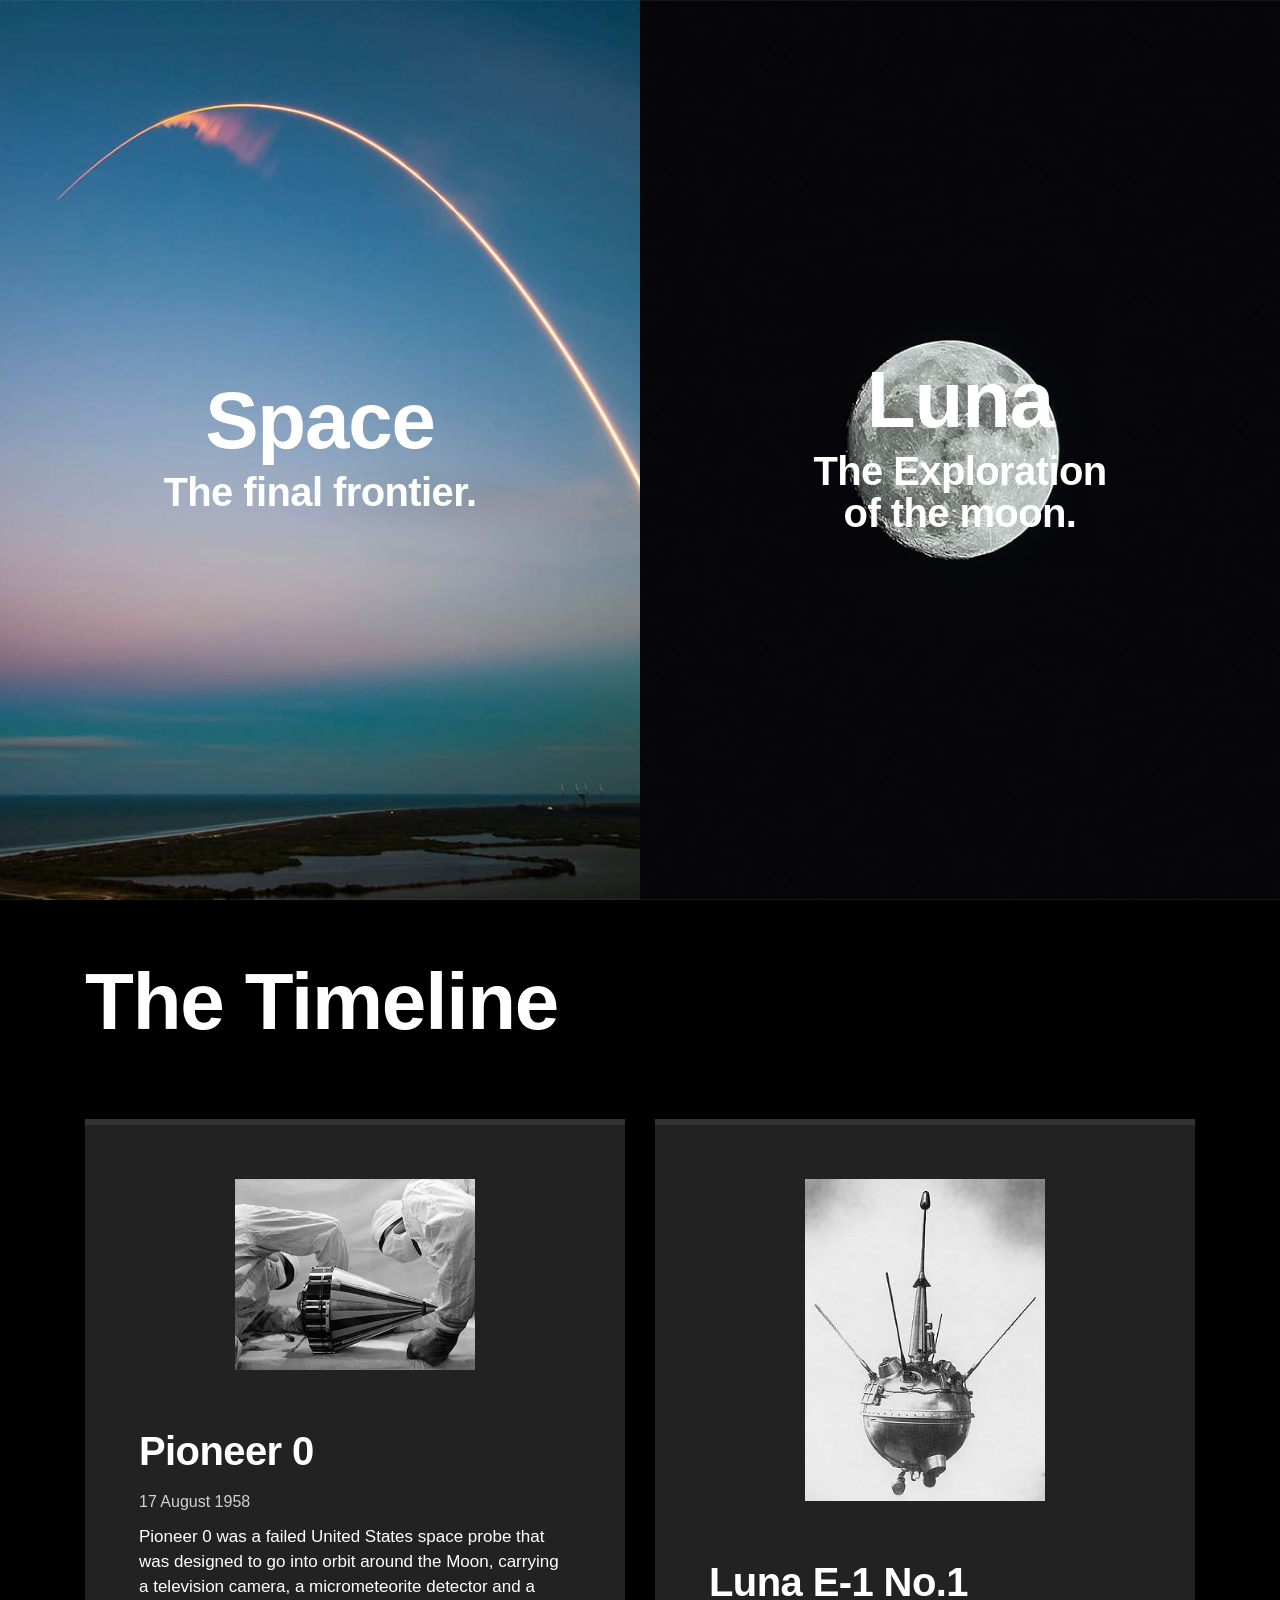
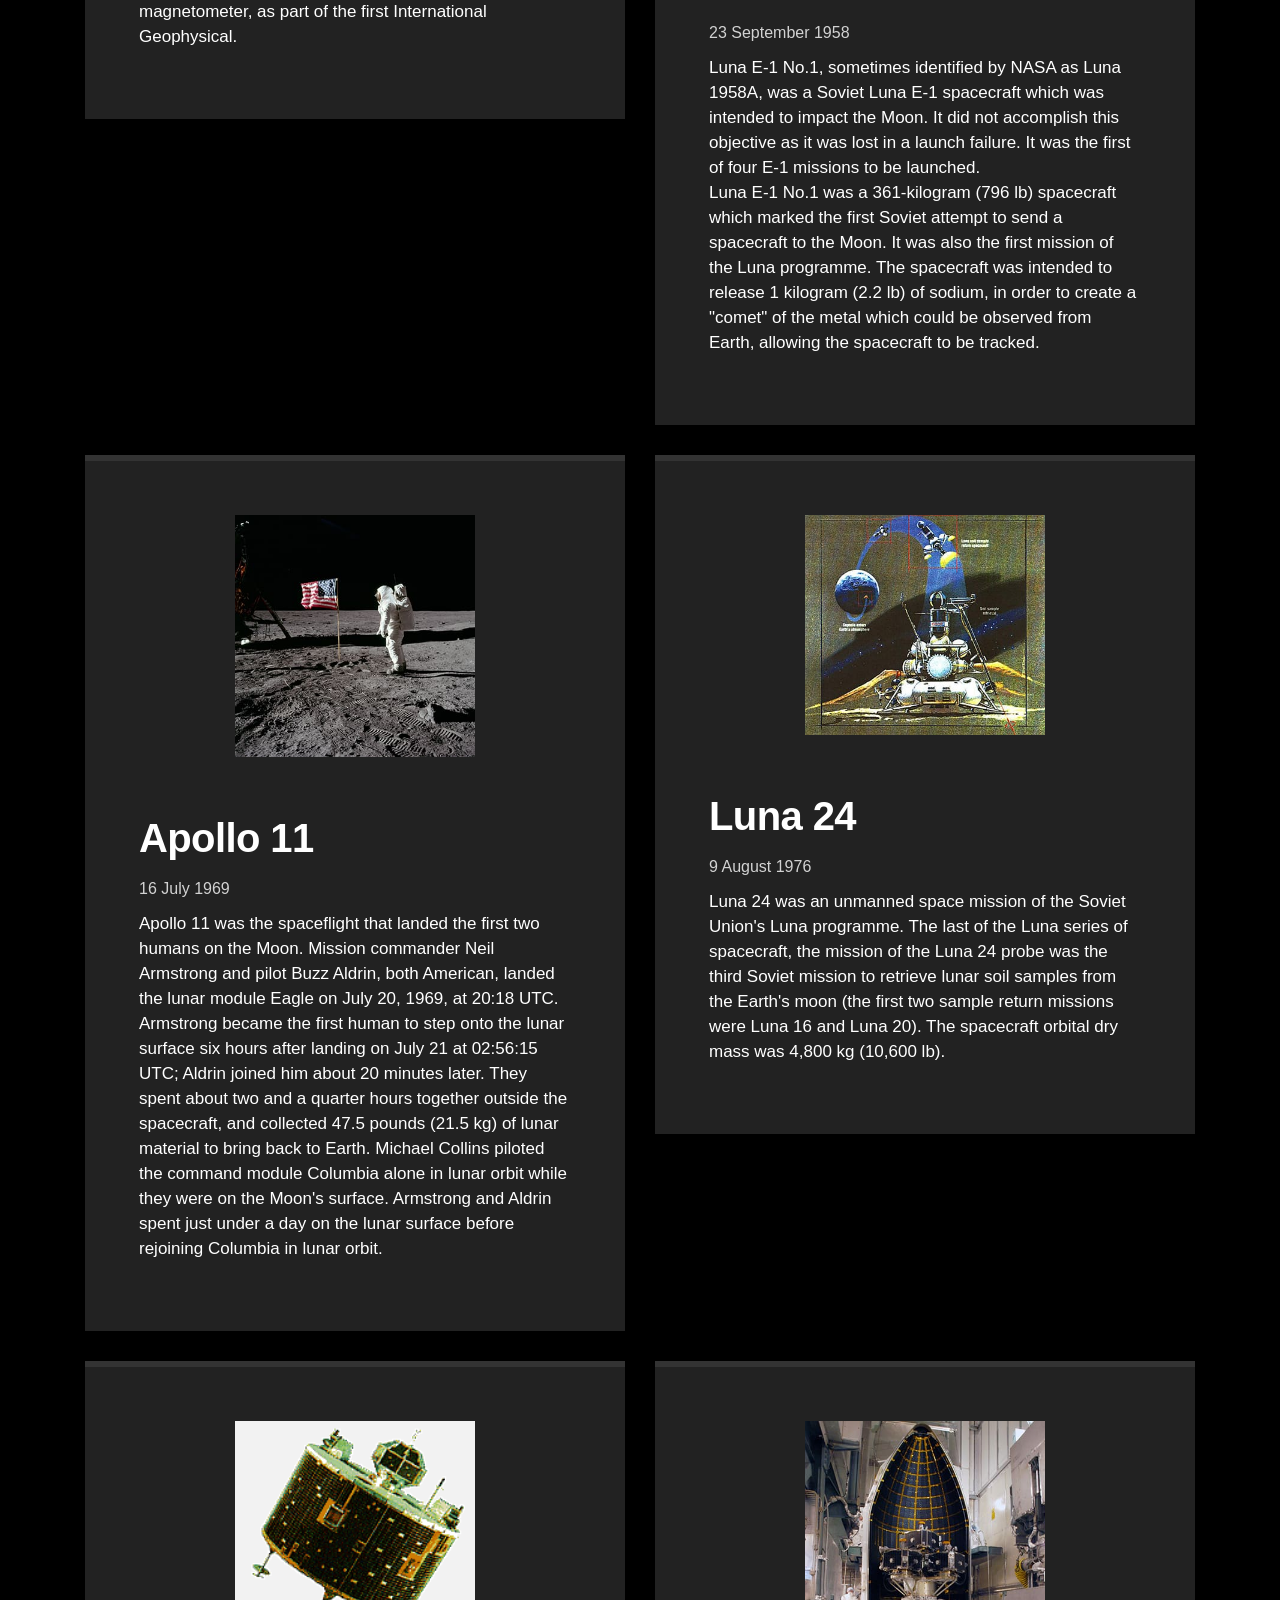
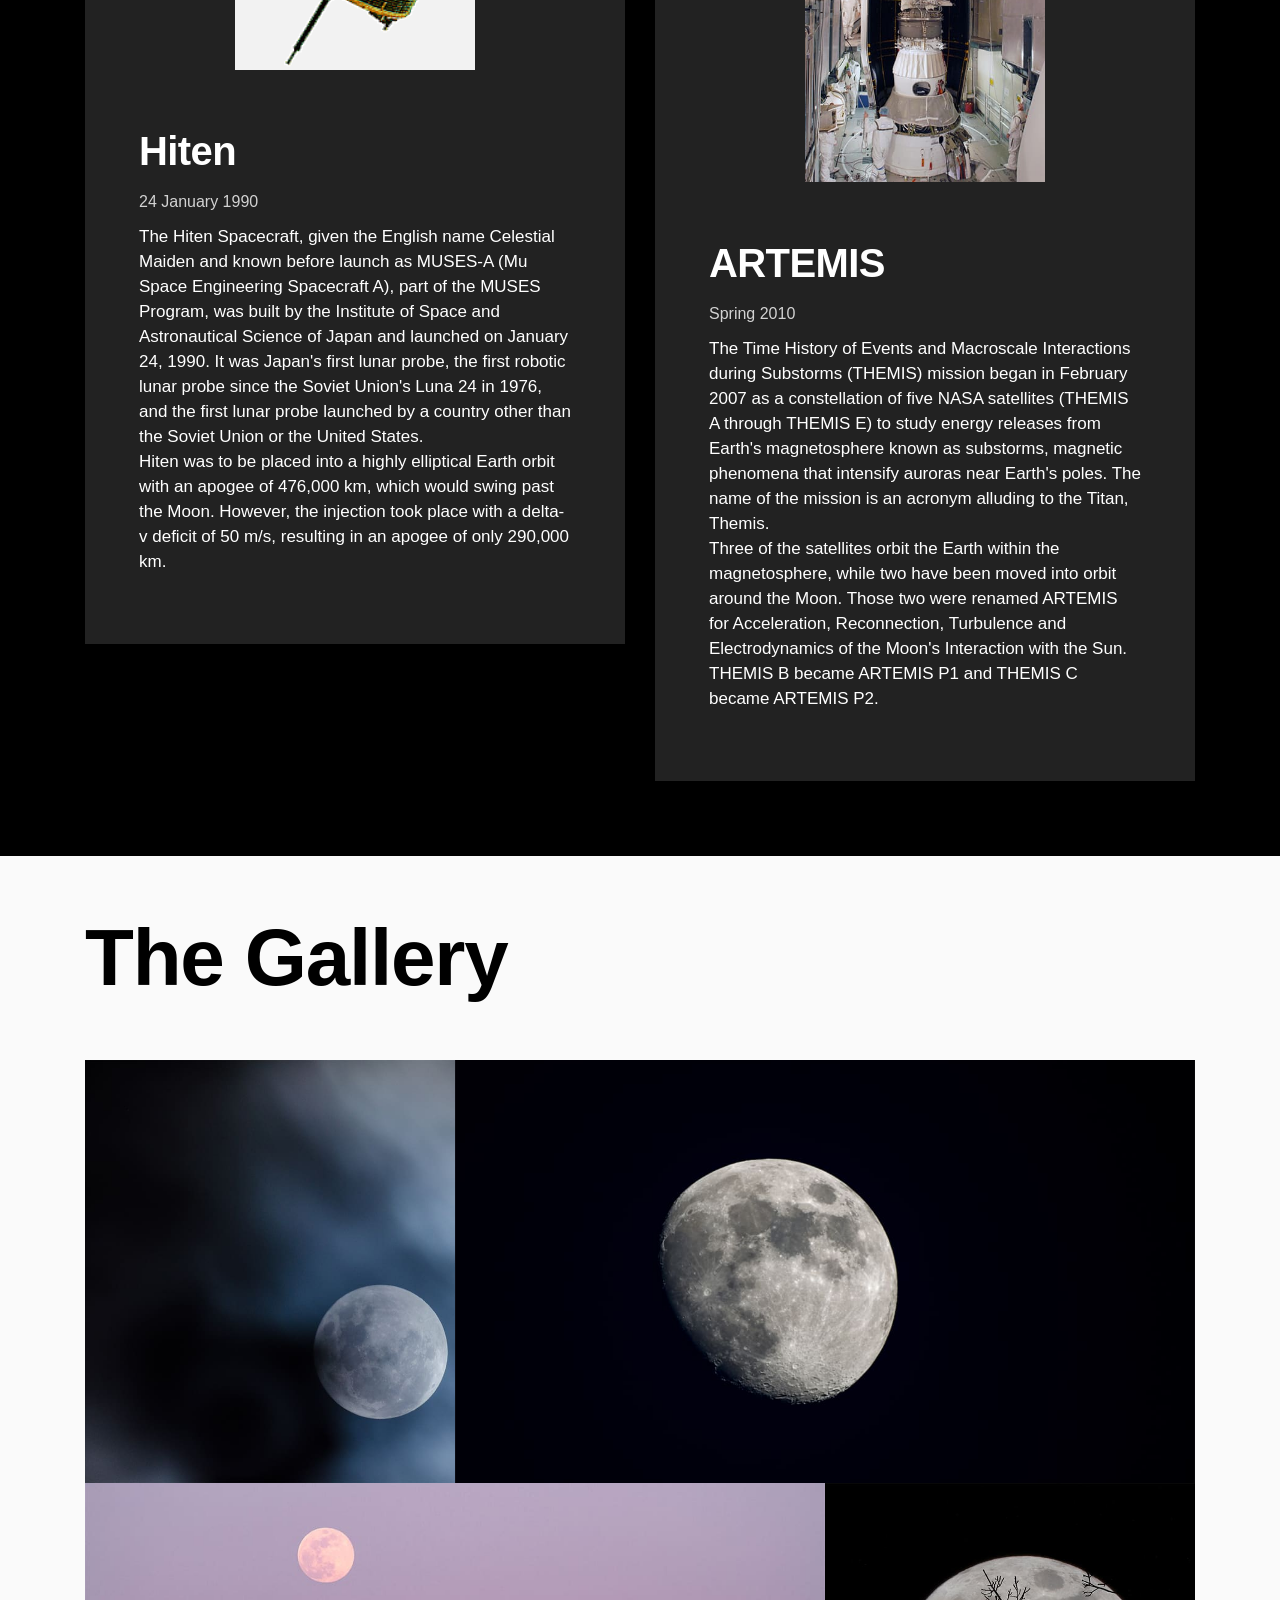
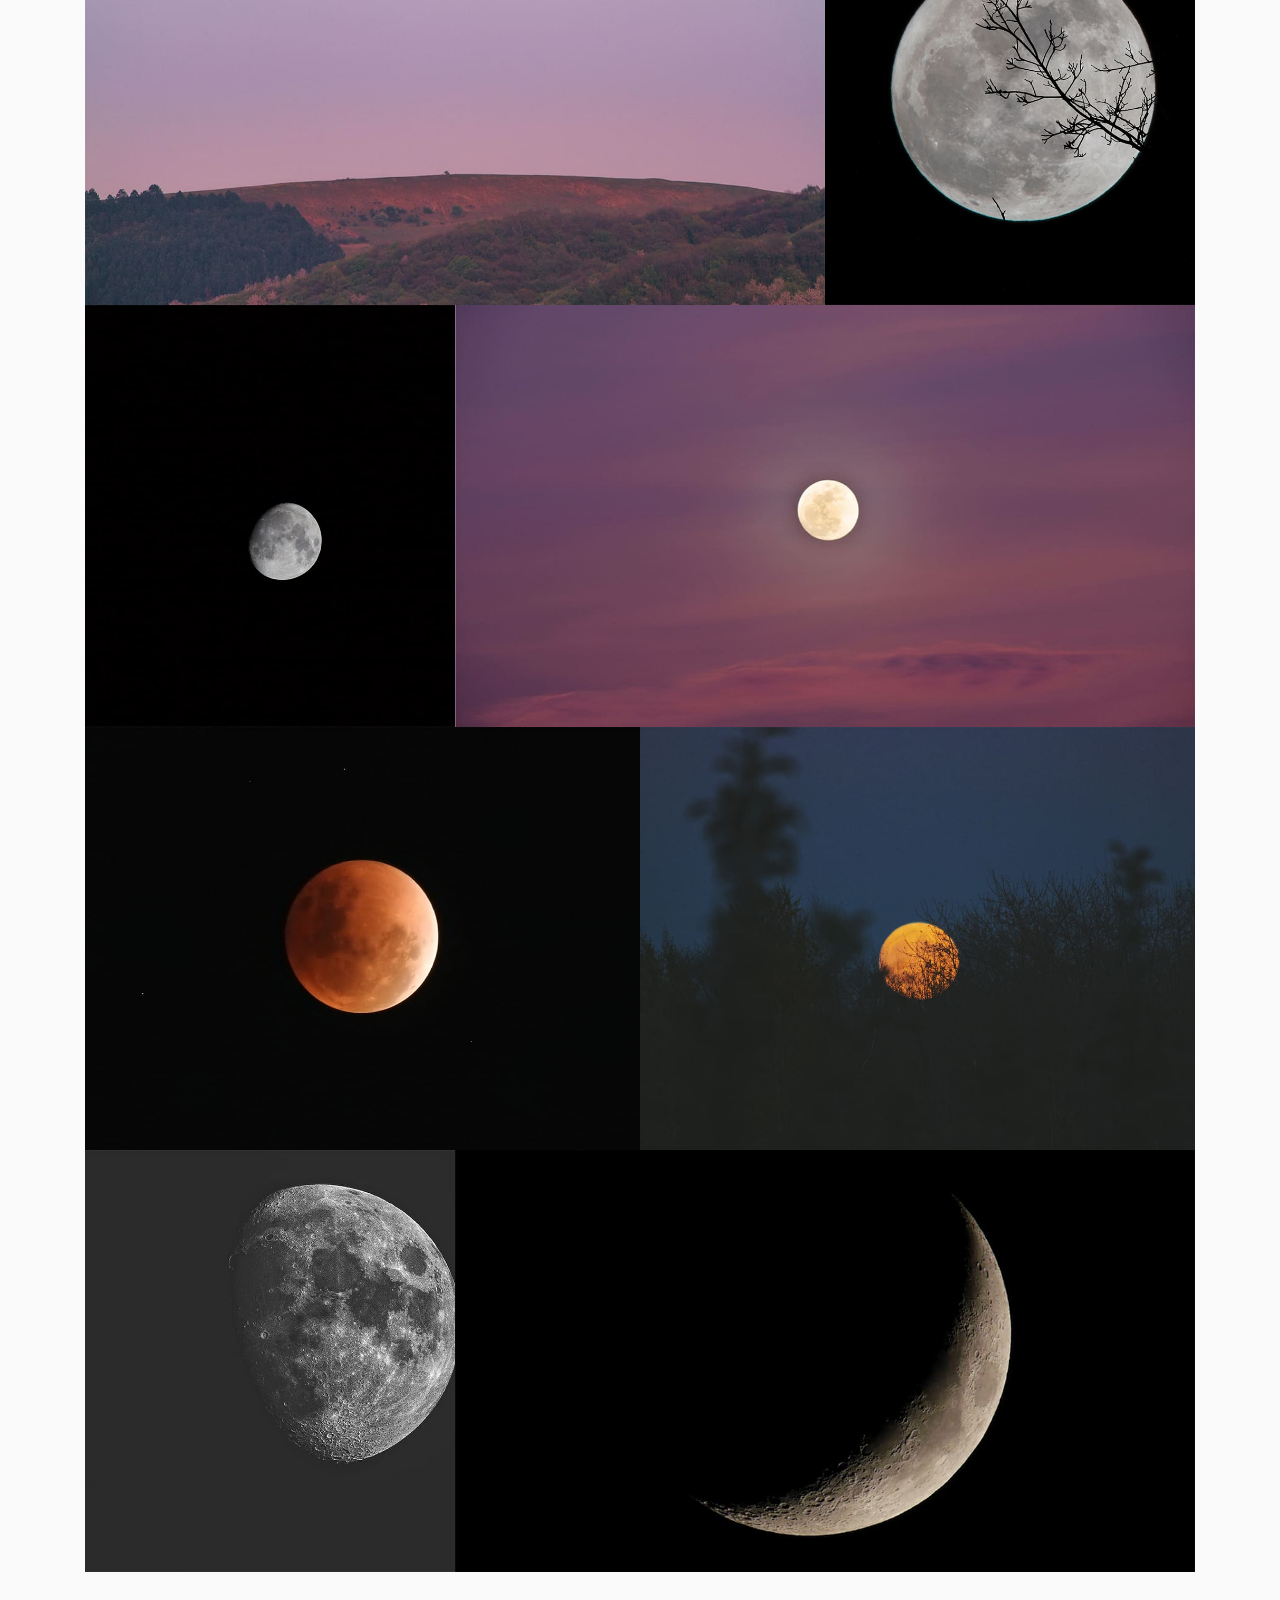
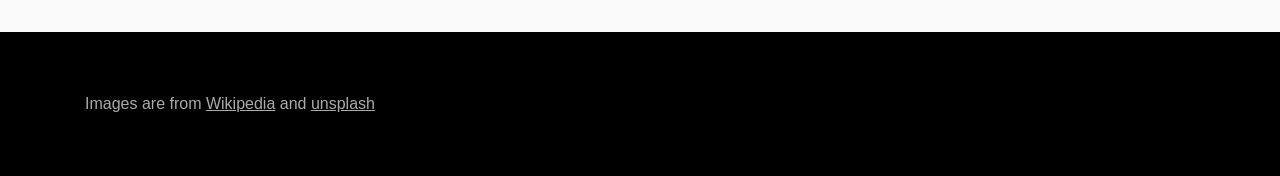
<file: index.html>
<!-- Hogarth Luna Test - Version 3 -->
<!doctype html>
<html lang="en">

<head>
    <meta charset="utf-8">
    <title>Luna - The exploration of the moon - Test</title>
    <meta name="viewport" content="width=device-width, initial-scale=1">
    <meta http-equiv="X-UA-Compatible" content="IE=edge">
    <meta name="description" content="Luna - The exploration of the moon">
    <meta property="og:title" content="Luna - The exploration of the moon">
    <meta property="og:description" content="Luna - The exploration of the moon">
    <meta name="format-detection" content="telephone=no">
    <link rel="icon" type="image/png" href="/favicon/favicon_32x32.png" sizes="32x32">
    <link rel="icon" type="image/png" href="/favicon/favicon_16x16.png" sizes="16x16">

    <link rel="stylesheet" href="/css/style.css" />
    <link rel="stylesheet" href="/css/overrides.css" />
</head>

<body class='home'>
    <div class="hero-group">
        <section class="hero hero-unit-space-exploration">
            <a class="hero-link" href="http://space.com/" target="_blank" rel="noopener">
                <span class="visually-hidden">Visit space.com</span>
            </a>
            <figure class="hero-image"></figure>
            <div class="hero-copy">
                <h2>Space</h2>
                <h3>The final frontier.</h3>
            </div>
        </section>
    
        <section class="hero hero-unit-moon-exploration">
            <figure class="hero-image"></figure>
            <div class="hero-copy">
                <h2>Luna</h2>
                <h3>The Exploration of the moon.</h3>
            </div>
        </section>
    </div>
    <section class="timeline">
        <div class="container">
            <div class="row">
                <div class="col-12">
                    <h2 class='section-headline'>The Timeline</h2>
                </div>
            </div>
            <div class="row">
                <div class="col-12 col-lg-6">
                    <div class="timeline-item timeline-1">
                        <img src="/images/timeline/pioneer.jpg" width='240' alt="Pioneer 0" class="timeline-item-image">
                        <div class="timeline-item-content">
                            <h3>Pioneer 0</h3>
                            <time>17 August 1958</time>
                            <p>Pioneer 0 was a failed United States space probe that was designed to go into orbit around the Moon, carrying a television camera, a micrometeorite detector and a magnetometer, as part of the first International Geophysical.</p>
                        </div>
                    </div>
                </div>
                <div class="col-12 col-lg-6">
                    <div class="timeline-item timeline-2">
                        <img src="/images/timeline/luna-1.jpg" width='240' alt="Luna E-1 No.1" class="timeline-item-image">
                        <div class="timeline-item-content">
                            <h3>Luna E-1 No.1</h3>
                            <time>23 September 1958</time>
                            <p>Luna E-1 No.1, sometimes identified by NASA as Luna 1958A, was a Soviet Luna E-1 spacecraft which was intended to impact the Moon. It did not accomplish this objective as it was lost in a launch failure. It was the first of four E-1 missions to be launched.
                                <br/> Luna E-1 No.1 was a 361-kilogram (796 lb) spacecraft which marked the first Soviet attempt to send a spacecraft to the Moon. It was also the first mission of the Luna programme. The spacecraft was intended to release 1 kilogram (2.2 lb) of sodium, in order to create a "comet" of the metal which could be observed from Earth, allowing the spacecraft to be tracked.</p>
                        </div>
                    </div>
                </div>
                <div class="col-12 col-lg-6">
                    <div class="timeline-item timeline-3">
                        <img src="/images/timeline/apollo-11.jpg" width='240' alt="Apollo 11" class="timeline-item-image">
                        <div class="timeline-item-content">
                            <h3>Apollo 11</h3>
                            <time>16 July 1969</time>
                            <p>Apollo 11 was the spaceflight that landed the first two humans on the Moon. Mission commander Neil Armstrong and pilot Buzz Aldrin, both American, landed the lunar module Eagle on July 20, 1969, at 20:18 UTC. Armstrong became the first human to step onto the lunar surface six hours after landing on July 21 at 02:56:15 UTC; Aldrin joined him about 20 minutes later. They spent about two and a quarter hours together outside the spacecraft, and collected 47.5 pounds (21.5 kg) of lunar material to bring back to Earth. Michael Collins piloted the command module Columbia alone in lunar orbit while they were on the Moon's surface. Armstrong and Aldrin spent just under a day on the lunar surface before rejoining Columbia in lunar orbit.</p>
                        </div>
                    </div>
                </div>
                <div class="col-12 col-lg-6">
                    <div class="timeline-item timeline-4">
                        <img src="/images/timeline/luna-24.jpg" width='240' alt="Luna 24" class="timeline-item-image">
                        <div class="timeline-item-content">
                            <h3>Luna 24</h3>
                            <time>9 August 1976</time>
                            <p>Luna 24 was an unmanned space mission of the Soviet Union's Luna programme. The last of the Luna series of spacecraft, the mission of the Luna 24 probe was the third Soviet mission to retrieve lunar soil samples from the Earth's moon (the first two sample return missions were Luna 16 and Luna 20). The spacecraft orbital dry mass was 4,800 kg (10,600 lb).</p>
                        </div>
                    </div>
                </div>
                <div class="col-12 col-lg-6">
                    <div class="timeline-item timeline-5">
                        <img src="/images/timeline/hiten.jpg" width='240' alt="Hiten" class="timeline-item-image">
                        <div class="timeline-item-content">
                            <h3>Hiten</h3>
                            <time>24 January 1990</time>
                            <p>The Hiten Spacecraft, given the English name Celestial Maiden and known before launch as MUSES-A (Mu Space Engineering Spacecraft A), part of the MUSES Program, was built by the Institute of Space and Astronautical Science of Japan and launched on January 24, 1990. It was Japan's first lunar probe, the first robotic lunar probe since the Soviet Union's Luna 24 in 1976, and the first lunar probe launched by a country other than the Soviet Union or the United States.
                                <br/> Hiten was to be placed into a highly elliptical Earth orbit with an apogee of 476,000 km, which would swing past the Moon. However, the injection took place with a delta-v deficit of 50 m/s, resulting in an apogee of only 290,000 km.</p>
                        </div>
                    </div>
                </div>
                <div class="col-12 col-lg-6">
                    <div class="timeline-item timeline-6">
                        <img src="/images/timeline/artemis.jpg" width='240' alt="ARTEMIS" class="timeline-item-image">
                        <div class="timeline-item-content">
                            <h3>ARTEMIS</h3>
                            <time>Spring 2010</time>
                            <p>The Time History of Events and Macroscale Interactions during Substorms (THEMIS) mission began in February 2007 as a constellation of five NASA satellites (THEMIS A through THEMIS E) to study energy releases from Earth's magnetosphere known as substorms, magnetic phenomena that intensify auroras near Earth's poles. The name of the mission is an acronym alluding to the Titan, Themis.
                                <br> Three of the satellites orbit the Earth within the magnetosphere, while two have been moved into orbit around the Moon. Those two were renamed ARTEMIS for Acceleration, Reconnection, Turbulence and Electrodynamics of the Moon's Interaction with the Sun. THEMIS B became ARTEMIS P1 and THEMIS C became ARTEMIS P2.</p>
                        </div>
                    </div>
                </div>
            </div>
        </div>
    </section>
    <section class="gallery" aria-hidden='true'>
        <div class="container">
            <div class="row">
                <div class="col-12">
                    <h2 class='section-headline'>The Gallery</h2>
                </div>
            </div>
            <div class="row">
                <div class="col-12">
                    <div class="gallery-grid">
                        <div class="gallery-photo grid-third grid-left">
                            <figure class='image-moon-1'></figure>
                        </div>
                        <div class="gallery-photo grid-two-third grid-right">
                            <figure class='image-moon-2'></figure>
                        </div>
                        <div class="gallery-photo grid-two-third grid-left">
                            <figure class='image-moon-3'></figure>
                        </div>
                        <div class="gallery-photo grid-third grid-right">
                            <figure class='image-moon-4'></figure>
                        </div>
                        <div class="gallery-photo grid-third grid-left">
                            <figure class='image-moon-5'></figure>
                        </div>
                        <div class="gallery-photo grid-two-third grid-right">
                            <figure class='image-moon-6'></figure>
                        </div>
                        <div class="gallery-photo grid-half grid-left small-hide">
                            <figure class='image-moon-7'></figure>
                        </div>
                        <div class="gallery-photo grid-half grid-right small-hide">
                            <figure class='image-moon-8'></figure>
                        </div>
                        <div class="gallery-photo grid-third grid-left">
                            <figure class='image-moon-9'></figure>
                        </div>
                        <div class="gallery-photo grid-two-third grid-right">
                            <figure class='image-moon-10'></figure>
                        </div>
                    </div>
                </div>
            </div>
        </div>
    </section>
    <footer class='footer'>
        <div class="container">
            <div class="row">
                <div class="col-12">
                    <ul class='footer-list'>
                        <li class='footer-list-item'>Images are from <a href="https://en.wikipedia.org/wiki/Main_Page" target="_blank">Wikipedia</a> and <a href="https://unsplash.com/" target="_blank">unsplash</a></li>
                    </ul>
                </div>
            </div>
        </div>
    </footer>
</body>

</html>
</file>
<file: css/style.css>
*,:after,:before{-webkit-box-sizing:border-box;box-sizing:border-box}html{font-family:sans-serif;line-height:1.15;-webkit-text-size-adjust:100%;-ms-text-size-adjust:100%;-ms-overflow-style:scrollbar;-webkit-tap-highlight-color:transparent}@-ms-viewport{width:device-width}article,aside,figcaption,figure,footer,header,hgroup,main,nav,section{display:block}body{margin:0;font-family:-apple-system,BlinkMacSystemFont,Segoe UI,Roboto,Helvetica Neue,Arial,sans-serif;font-size:1rem;font-weight:400;line-height:1.5;color:#212529;text-align:left;background-color:#fff}[tabindex="-1"]:focus{outline:0!important}hr{-webkit-box-sizing:content-box;box-sizing:content-box;height:0;overflow:visible}h1,h2,h3,h4,h5,h6{margin-top:0;margin-bottom:.5rem}p{margin-top:0;margin-bottom:1rem}abbr[data-original-title],abbr[title]{text-decoration:underline;-webkit-text-decoration:underline dotted;text-decoration:underline dotted;cursor:help;border-bottom:0}address{font-style:normal;line-height:inherit}address,dl,ol,ul{margin-bottom:1rem}dl,ol,ul{margin-top:0}ol ol,ol ul,ul ol,ul ul{margin-bottom:0}dt{font-weight:700}dd{margin-bottom:.5rem;margin-left:0}blockquote{margin:0 0 1rem}dfn{font-style:italic}b,strong{font-weight:bolder}small{font-size:80%}sub,sup{position:relative;font-size:75%;line-height:0;vertical-align:baseline}sub{bottom:-.25em}sup{top:-.5em}a{color:#007bff;text-decoration:none;background-color:transparent;-webkit-text-decoration-skip:objects}a:hover{color:#0056b3;text-decoration:underline}a:not([href]):not([tabindex]),a:not([href]):not([tabindex]):focus,a:not([href]):not([tabindex]):hover{color:inherit;text-decoration:none}a:not([href]):not([tabindex]):focus{outline:0}code,kbd,pre,samp{font-family:SFMono-Regular,Menlo,Monaco,Consolas,Liberation Mono,Courier New,monospace;font-size:1em}pre{margin-top:0;margin-bottom:1rem;overflow:auto;-ms-overflow-style:scrollbar}figure{margin:0 0 1rem}img{vertical-align:middle;border-style:none}svg:not(:root){overflow:hidden}table{border-collapse:collapse}caption{padding-top:.75rem;padding-bottom:.75rem;color:#6c757d;text-align:left;caption-side:bottom}th{text-align:inherit}label{display:inline-block;margin-bottom:.5rem}button{border-radius:0}button:focus{outline:1px dotted;outline:5px auto -webkit-focus-ring-color}button,input,optgroup,select,textarea{margin:0;font-family:inherit;font-size:inherit;line-height:inherit}button,input{overflow:visible}button,select{text-transform:none}[type=reset],[type=submit],button,html [type=button]{-webkit-appearance:button}[type=button]::-moz-focus-inner,[type=reset]::-moz-focus-inner,[type=submit]::-moz-focus-inner,button::-moz-focus-inner{padding:0;border-style:none}input[type=checkbox],input[type=radio]{-webkit-box-sizing:border-box;box-sizing:border-box;padding:0}input[type=date],input[type=datetime-local],input[type=month],input[type=time]{-webkit-appearance:listbox}textarea{overflow:auto;resize:vertical}fieldset{min-width:0;padding:0;margin:0;border:0}legend{display:block;width:100%;max-width:100%;padding:0;margin-bottom:.5rem;font-size:1.5rem;line-height:inherit;color:inherit;white-space:normal}progress{vertical-align:baseline}[type=number]::-webkit-inner-spin-button,[type=number]::-webkit-outer-spin-button{height:auto}[type=search]{outline-offset:-2px;-webkit-appearance:none}[type=search]::-webkit-search-cancel-button,[type=search]::-webkit-search-decoration{-webkit-appearance:none}::-webkit-file-upload-button{font:inherit;-webkit-appearance:button}output{display:inline-block}summary{display:list-item;cursor:pointer}template{display:none}[hidden]{display:none!important}.h1,.h2,.h3,.h4,.h5,.h6,h1,h2,h3,h4,h5,h6{margin-bottom:.5rem;font-family:inherit;font-weight:500;line-height:1.2;color:inherit}.h1,h1{font-size:2.5rem}.h2,h2{font-size:2rem}.h3,h3{font-size:1.75rem}.h4,h4{font-size:1.5rem}.h5,h5{font-size:1.25rem}.h6,h6{font-size:1rem}.lead{font-size:1.25rem;font-weight:300}.display-1{font-size:6rem}.display-1,.display-2{font-weight:300;line-height:1.2}.display-2{font-size:5.5rem}.display-3{font-size:4.5rem}.display-3,.display-4{font-weight:300;line-height:1.2}.display-4{font-size:3.5rem}hr{margin-top:1rem;margin-bottom:1rem;border:0;border-top:1px solid rgba(0,0,0,.1)}.small,small{font-size:80%;font-weight:400}.mark,mark{padding:.2em;background-color:#fcf8e3}.list-inline,.list-unstyled{padding-left:0;list-style:none}.list-inline-item{display:inline-block}.list-inline-item:not(:last-child){margin-right:.5rem}.initialism{font-size:90%;text-transform:uppercase}.blockquote{margin-bottom:1rem;font-size:1.25rem}.blockquote-footer{display:block;font-size:80%;color:#6c757d}.blockquote-footer:before{content:"\2014 \00A0"}.container{width:100%;padding-right:15px;padding-left:15px;margin-right:auto;margin-left:auto}@media (min-width:576px){.container{max-width:540px}}@media (min-width:768px){.container{max-width:720px}}@media (min-width:992px){.container{max-width:960px}}@media (min-width:1200px){.container{max-width:1140px}}.container-fluid{width:100%;padding-right:15px;padding-left:15px;margin-right:auto;margin-left:auto}.row{display:-webkit-box;display:-ms-flexbox;display:flex;-ms-flex-wrap:wrap;flex-wrap:wrap;margin-right:-15px;margin-left:-15px}.no-gutters{margin-right:0;margin-left:0}.no-gutters>.col,.no-gutters>[class*=col-]{padding-right:0;padding-left:0}.col,.col-1,.col-2,.col-3,.col-4,.col-5,.col-6,.col-7,.col-8,.col-9,.col-10,.col-11,.col-12,.col-auto,.col-lg,.col-lg-1,.col-lg-2,.col-lg-3,.col-lg-4,.col-lg-5,.col-lg-6,.col-lg-7,.col-lg-8,.col-lg-9,.col-lg-10,.col-lg-11,.col-lg-12,.col-lg-auto,.col-md,.col-md-1,.col-md-2,.col-md-3,.col-md-4,.col-md-5,.col-md-6,.col-md-7,.col-md-8,.col-md-9,.col-md-10,.col-md-11,.col-md-12,.col-md-auto,.col-sm,.col-sm-1,.col-sm-2,.col-sm-3,.col-sm-4,.col-sm-5,.col-sm-6,.col-sm-7,.col-sm-8,.col-sm-9,.col-sm-10,.col-sm-11,.col-sm-12,.col-sm-auto,.col-xl,.col-xl-1,.col-xl-2,.col-xl-3,.col-xl-4,.col-xl-5,.col-xl-6,.col-xl-7,.col-xl-8,.col-xl-9,.col-xl-10,.col-xl-11,.col-xl-12,.col-xl-auto{position:relative;width:100%;min-height:1px;padding-right:15px;padding-left:15px}.col{-ms-flex-preferred-size:0;flex-basis:0;-webkit-box-flex:1;-ms-flex-positive:1;flex-grow:1;max-width:100%}.col-auto{-ms-flex:0 0 auto;flex:0 0 auto;width:auto;max-width:none}.col-1,.col-auto{-webkit-box-flex:0}.col-1{-ms-flex:0 0 8.33333%;flex:0 0 8.33333%;max-width:8.33333%}.col-2{-ms-flex:0 0 16.66667%;flex:0 0 16.66667%;max-width:16.66667%}.col-2,.col-3{-webkit-box-flex:0}.col-3{-ms-flex:0 0 25%;flex:0 0 25%;max-width:25%}.col-4{-ms-flex:0 0 33.33333%;flex:0 0 33.33333%;max-width:33.33333%}.col-4,.col-5{-webkit-box-flex:0}.col-5{-ms-flex:0 0 41.66667%;flex:0 0 41.66667%;max-width:41.66667%}.col-6{-ms-flex:0 0 50%;flex:0 0 50%;max-width:50%}.col-6,.col-7{-webkit-box-flex:0}.col-7{-ms-flex:0 0 58.33333%;flex:0 0 58.33333%;max-width:58.33333%}.col-8{-ms-flex:0 0 66.66667%;flex:0 0 66.66667%;max-width:66.66667%}.col-8,.col-9{-webkit-box-flex:0}.col-9{-ms-flex:0 0 75%;flex:0 0 75%;max-width:75%}.col-10{-ms-flex:0 0 83.33333%;flex:0 0 83.33333%;max-width:83.33333%}.col-10,.col-11{-webkit-box-flex:0}.col-11{-ms-flex:0 0 91.66667%;flex:0 0 91.66667%;max-width:91.66667%}.col-12{-webkit-box-flex:0;-ms-flex:0 0 100%;flex:0 0 100%;max-width:100%}.order-first{-webkit-box-ordinal-group:0;-ms-flex-order:-1;order:-1}.order-last{-webkit-box-ordinal-group:14;-ms-flex-order:13;order:13}.order-0{-webkit-box-ordinal-group:1;-ms-flex-order:0;order:0}.order-1{-webkit-box-ordinal-group:2;-ms-flex-order:1;order:1}.order-2{-webkit-box-ordinal-group:3;-ms-flex-order:2;order:2}.order-3{-webkit-box-ordinal-group:4;-ms-flex-order:3;order:3}.order-4{-webkit-box-ordinal-group:5;-ms-flex-order:4;order:4}.order-5{-webkit-box-ordinal-group:6;-ms-flex-order:5;order:5}.order-6{-webkit-box-ordinal-group:7;-ms-flex-order:6;order:6}.order-7{-webkit-box-ordinal-group:8;-ms-flex-order:7;order:7}.order-8{-webkit-box-ordinal-group:9;-ms-flex-order:8;order:8}.order-9{-webkit-box-ordinal-group:10;-ms-flex-order:9;order:9}.order-10{-webkit-box-ordinal-group:11;-ms-flex-order:10;order:10}.order-11{-webkit-box-ordinal-group:12;-ms-flex-order:11;order:11}.order-12{-webkit-box-ordinal-group:13;-ms-flex-order:12;order:12}.offset-1{margin-left:8.33333%}.offset-2{margin-left:16.66667%}.offset-3{margin-left:25%}.offset-4{margin-left:33.33333%}.offset-5{margin-left:41.66667%}.offset-6{margin-left:50%}.offset-7{margin-left:58.33333%}.offset-8{margin-left:66.66667%}.offset-9{margin-left:75%}.offset-10{margin-left:83.33333%}.offset-11{margin-left:91.66667%}@media (min-width:576px){.col-sm{-ms-flex-preferred-size:0;flex-basis:0;-webkit-box-flex:1;-ms-flex-positive:1;flex-grow:1;max-width:100%}.col-sm-auto{-webkit-box-flex:0;-ms-flex:0 0 auto;flex:0 0 auto;width:auto;max-width:none}.col-sm-1{-webkit-box-flex:0;-ms-flex:0 0 8.33333%;flex:0 0 8.33333%;max-width:8.33333%}.col-sm-2{-webkit-box-flex:0;-ms-flex:0 0 16.66667%;flex:0 0 16.66667%;max-width:16.66667%}.col-sm-3{-webkit-box-flex:0;-ms-flex:0 0 25%;flex:0 0 25%;max-width:25%}.col-sm-4{-webkit-box-flex:0;-ms-flex:0 0 33.33333%;flex:0 0 33.33333%;max-width:33.33333%}.col-sm-5{-webkit-box-flex:0;-ms-flex:0 0 41.66667%;flex:0 0 41.66667%;max-width:41.66667%}.col-sm-6{-webkit-box-flex:0;-ms-flex:0 0 50%;flex:0 0 50%;max-width:50%}.col-sm-7{-webkit-box-flex:0;-ms-flex:0 0 58.33333%;flex:0 0 58.33333%;max-width:58.33333%}.col-sm-8{-webkit-box-flex:0;-ms-flex:0 0 66.66667%;flex:0 0 66.66667%;max-width:66.66667%}.col-sm-9{-webkit-box-flex:0;-ms-flex:0 0 75%;flex:0 0 75%;max-width:75%}.col-sm-10{-webkit-box-flex:0;-ms-flex:0 0 83.33333%;flex:0 0 83.33333%;max-width:83.33333%}.col-sm-11{-webkit-box-flex:0;-ms-flex:0 0 91.66667%;flex:0 0 91.66667%;max-width:91.66667%}.col-sm-12{-webkit-box-flex:0;-ms-flex:0 0 100%;flex:0 0 100%;max-width:100%}.order-sm-first{-webkit-box-ordinal-group:0;-ms-flex-order:-1;order:-1}.order-sm-last{-webkit-box-ordinal-group:14;-ms-flex-order:13;order:13}.order-sm-0{-webkit-box-ordinal-group:1;-ms-flex-order:0;order:0}.order-sm-1{-webkit-box-ordinal-group:2;-ms-flex-order:1;order:1}.order-sm-2{-webkit-box-ordinal-group:3;-ms-flex-order:2;order:2}.order-sm-3{-webkit-box-ordinal-group:4;-ms-flex-order:3;order:3}.order-sm-4{-webkit-box-ordinal-group:5;-ms-flex-order:4;order:4}.order-sm-5{-webkit-box-ordinal-group:6;-ms-flex-order:5;order:5}.order-sm-6{-webkit-box-ordinal-group:7;-ms-flex-order:6;order:6}.order-sm-7{-webkit-box-ordinal-group:8;-ms-flex-order:7;order:7}.order-sm-8{-webkit-box-ordinal-group:9;-ms-flex-order:8;order:8}.order-sm-9{-webkit-box-ordinal-group:10;-ms-flex-order:9;order:9}.order-sm-10{-webkit-box-ordinal-group:11;-ms-flex-order:10;order:10}.order-sm-11{-webkit-box-ordinal-group:12;-ms-flex-order:11;order:11}.order-sm-12{-webkit-box-ordinal-group:13;-ms-flex-order:12;order:12}.offset-sm-0{margin-left:0}.offset-sm-1{margin-left:8.33333%}.offset-sm-2{margin-left:16.66667%}.offset-sm-3{margin-left:25%}.offset-sm-4{margin-left:33.33333%}.offset-sm-5{margin-left:41.66667%}.offset-sm-6{margin-left:50%}.offset-sm-7{margin-left:58.33333%}.offset-sm-8{margin-left:66.66667%}.offset-sm-9{margin-left:75%}.offset-sm-10{margin-left:83.33333%}.offset-sm-11{margin-left:91.66667%}}@media (min-width:768px){.col-md{-ms-flex-preferred-size:0;flex-basis:0;-webkit-box-flex:1;-ms-flex-positive:1;flex-grow:1;max-width:100%}.col-md-auto{-webkit-box-flex:0;-ms-flex:0 0 auto;flex:0 0 auto;width:auto;max-width:none}.col-md-1{-webkit-box-flex:0;-ms-flex:0 0 8.33333%;flex:0 0 8.33333%;max-width:8.33333%}.col-md-2{-webkit-box-flex:0;-ms-flex:0 0 16.66667%;flex:0 0 16.66667%;max-width:16.66667%}.col-md-3{-webkit-box-flex:0;-ms-flex:0 0 25%;flex:0 0 25%;max-width:25%}.col-md-4{-webkit-box-flex:0;-ms-flex:0 0 33.33333%;flex:0 0 33.33333%;max-width:33.33333%}.col-md-5{-webkit-box-flex:0;-ms-flex:0 0 41.66667%;flex:0 0 41.66667%;max-width:41.66667%}.col-md-6{-webkit-box-flex:0;-ms-flex:0 0 50%;flex:0 0 50%;max-width:50%}.col-md-7{-webkit-box-flex:0;-ms-flex:0 0 58.33333%;flex:0 0 58.33333%;max-width:58.33333%}.col-md-8{-webkit-box-flex:0;-ms-flex:0 0 66.66667%;flex:0 0 66.66667%;max-width:66.66667%}.col-md-9{-webkit-box-flex:0;-ms-flex:0 0 75%;flex:0 0 75%;max-width:75%}.col-md-10{-webkit-box-flex:0;-ms-flex:0 0 83.33333%;flex:0 0 83.33333%;max-width:83.33333%}.col-md-11{-webkit-box-flex:0;-ms-flex:0 0 91.66667%;flex:0 0 91.66667%;max-width:91.66667%}.col-md-12{-webkit-box-flex:0;-ms-flex:0 0 100%;flex:0 0 100%;max-width:100%}.order-md-first{-webkit-box-ordinal-group:0;-ms-flex-order:-1;order:-1}.order-md-last{-webkit-box-ordinal-group:14;-ms-flex-order:13;order:13}.order-md-0{-webkit-box-ordinal-group:1;-ms-flex-order:0;order:0}.order-md-1{-webkit-box-ordinal-group:2;-ms-flex-order:1;order:1}.order-md-2{-webkit-box-ordinal-group:3;-ms-flex-order:2;order:2}.order-md-3{-webkit-box-ordinal-group:4;-ms-flex-order:3;order:3}.order-md-4{-webkit-box-ordinal-group:5;-ms-flex-order:4;order:4}.order-md-5{-webkit-box-ordinal-group:6;-ms-flex-order:5;order:5}.order-md-6{-webkit-box-ordinal-group:7;-ms-flex-order:6;order:6}.order-md-7{-webkit-box-ordinal-group:8;-ms-flex-order:7;order:7}.order-md-8{-webkit-box-ordinal-group:9;-ms-flex-order:8;order:8}.order-md-9{-webkit-box-ordinal-group:10;-ms-flex-order:9;order:9}.order-md-10{-webkit-box-ordinal-group:11;-ms-flex-order:10;order:10}.order-md-11{-webkit-box-ordinal-group:12;-ms-flex-order:11;order:11}.order-md-12{-webkit-box-ordinal-group:13;-ms-flex-order:12;order:12}.offset-md-0{margin-left:0}.offset-md-1{margin-left:8.33333%}.offset-md-2{margin-left:16.66667%}.offset-md-3{margin-left:25%}.offset-md-4{margin-left:33.33333%}.offset-md-5{margin-left:41.66667%}.offset-md-6{margin-left:50%}.offset-md-7{margin-left:58.33333%}.offset-md-8{margin-left:66.66667%}.offset-md-9{margin-left:75%}.offset-md-10{margin-left:83.33333%}.offset-md-11{margin-left:91.66667%}}@media (min-width:992px){.col-lg{-ms-flex-preferred-size:0;flex-basis:0;-webkit-box-flex:1;-ms-flex-positive:1;flex-grow:1;max-width:100%}.col-lg-auto{-webkit-box-flex:0;-ms-flex:0 0 auto;flex:0 0 auto;width:auto;max-width:none}.col-lg-1{-webkit-box-flex:0;-ms-flex:0 0 8.33333%;flex:0 0 8.33333%;max-width:8.33333%}.col-lg-2{-webkit-box-flex:0;-ms-flex:0 0 16.66667%;flex:0 0 16.66667%;max-width:16.66667%}.col-lg-3{-webkit-box-flex:0;-ms-flex:0 0 25%;flex:0 0 25%;max-width:25%}.col-lg-4{-webkit-box-flex:0;-ms-flex:0 0 33.33333%;flex:0 0 33.33333%;max-width:33.33333%}.col-lg-5{-webkit-box-flex:0;-ms-flex:0 0 41.66667%;flex:0 0 41.66667%;max-width:41.66667%}.col-lg-6{-webkit-box-flex:0;-ms-flex:0 0 50%;flex:0 0 50%;max-width:50%}.col-lg-7{-webkit-box-flex:0;-ms-flex:0 0 58.33333%;flex:0 0 58.33333%;max-width:58.33333%}.col-lg-8{-webkit-box-flex:0;-ms-flex:0 0 66.66667%;flex:0 0 66.66667%;max-width:66.66667%}.col-lg-9{-webkit-box-flex:0;-ms-flex:0 0 75%;flex:0 0 75%;max-width:75%}.col-lg-10{-webkit-box-flex:0;-ms-flex:0 0 83.33333%;flex:0 0 83.33333%;max-width:83.33333%}.col-lg-11{-webkit-box-flex:0;-ms-flex:0 0 91.66667%;flex:0 0 91.66667%;max-width:91.66667%}.col-lg-12{-webkit-box-flex:0;-ms-flex:0 0 100%;flex:0 0 100%;max-width:100%}.order-lg-first{-webkit-box-ordinal-group:0;-ms-flex-order:-1;order:-1}.order-lg-last{-webkit-box-ordinal-group:14;-ms-flex-order:13;order:13}.order-lg-0{-webkit-box-ordinal-group:1;-ms-flex-order:0;order:0}.order-lg-1{-webkit-box-ordinal-group:2;-ms-flex-order:1;order:1}.order-lg-2{-webkit-box-ordinal-group:3;-ms-flex-order:2;order:2}.order-lg-3{-webkit-box-ordinal-group:4;-ms-flex-order:3;order:3}.order-lg-4{-webkit-box-ordinal-group:5;-ms-flex-order:4;order:4}.order-lg-5{-webkit-box-ordinal-group:6;-ms-flex-order:5;order:5}.order-lg-6{-webkit-box-ordinal-group:7;-ms-flex-order:6;order:6}.order-lg-7{-webkit-box-ordinal-group:8;-ms-flex-order:7;order:7}.order-lg-8{-webkit-box-ordinal-group:9;-ms-flex-order:8;order:8}.order-lg-9{-webkit-box-ordinal-group:10;-ms-flex-order:9;order:9}.order-lg-10{-webkit-box-ordinal-group:11;-ms-flex-order:10;order:10}.order-lg-11{-webkit-box-ordinal-group:12;-ms-flex-order:11;order:11}.order-lg-12{-webkit-box-ordinal-group:13;-ms-flex-order:12;order:12}.offset-lg-0{margin-left:0}.offset-lg-1{margin-left:8.33333%}.offset-lg-2{margin-left:16.66667%}.offset-lg-3{margin-left:25%}.offset-lg-4{margin-left:33.33333%}.offset-lg-5{margin-left:41.66667%}.offset-lg-6{margin-left:50%}.offset-lg-7{margin-left:58.33333%}.offset-lg-8{margin-left:66.66667%}.offset-lg-9{margin-left:75%}.offset-lg-10{margin-left:83.33333%}.offset-lg-11{margin-left:91.66667%}}@media (min-width:1200px){.col-xl{-ms-flex-preferred-size:0;flex-basis:0;-webkit-box-flex:1;-ms-flex-positive:1;flex-grow:1;max-width:100%}.col-xl-auto{-webkit-box-flex:0;-ms-flex:0 0 auto;flex:0 0 auto;width:auto;max-width:none}.col-xl-1{-webkit-box-flex:0;-ms-flex:0 0 8.33333%;flex:0 0 8.33333%;max-width:8.33333%}.col-xl-2{-webkit-box-flex:0;-ms-flex:0 0 16.66667%;flex:0 0 16.66667%;max-width:16.66667%}.col-xl-3{-webkit-box-flex:0;-ms-flex:0 0 25%;flex:0 0 25%;max-width:25%}.col-xl-4{-webkit-box-flex:0;-ms-flex:0 0 33.33333%;flex:0 0 33.33333%;max-width:33.33333%}.col-xl-5{-webkit-box-flex:0;-ms-flex:0 0 41.66667%;flex:0 0 41.66667%;max-width:41.66667%}.col-xl-6{-webkit-box-flex:0;-ms-flex:0 0 50%;flex:0 0 50%;max-width:50%}.col-xl-7{-webkit-box-flex:0;-ms-flex:0 0 58.33333%;flex:0 0 58.33333%;max-width:58.33333%}.col-xl-8{-webkit-box-flex:0;-ms-flex:0 0 66.66667%;flex:0 0 66.66667%;max-width:66.66667%}.col-xl-9{-webkit-box-flex:0;-ms-flex:0 0 75%;flex:0 0 75%;max-width:75%}.col-xl-10{-webkit-box-flex:0;-ms-flex:0 0 83.33333%;flex:0 0 83.33333%;max-width:83.33333%}.col-xl-11{-webkit-box-flex:0;-ms-flex:0 0 91.66667%;flex:0 0 91.66667%;max-width:91.66667%}.col-xl-12{-webkit-box-flex:0;-ms-flex:0 0 100%;flex:0 0 100%;max-width:100%}.order-xl-first{-webkit-box-ordinal-group:0;-ms-flex-order:-1;order:-1}.order-xl-last{-webkit-box-ordinal-group:14;-ms-flex-order:13;order:13}.order-xl-0{-webkit-box-ordinal-group:1;-ms-flex-order:0;order:0}.order-xl-1{-webkit-box-ordinal-group:2;-ms-flex-order:1;order:1}.order-xl-2{-webkit-box-ordinal-group:3;-ms-flex-order:2;order:2}.order-xl-3{-webkit-box-ordinal-group:4;-ms-flex-order:3;order:3}.order-xl-4{-webkit-box-ordinal-group:5;-ms-flex-order:4;order:4}.order-xl-5{-webkit-box-ordinal-group:6;-ms-flex-order:5;order:5}.order-xl-6{-webkit-box-ordinal-group:7;-ms-flex-order:6;order:6}.order-xl-7{-webkit-box-ordinal-group:8;-ms-flex-order:7;order:7}.order-xl-8{-webkit-box-ordinal-group:9;-ms-flex-order:8;order:8}.order-xl-9{-webkit-box-ordinal-group:10;-ms-flex-order:9;order:9}.order-xl-10{-webkit-box-ordinal-group:11;-ms-flex-order:10;order:10}.order-xl-11{-webkit-box-ordinal-group:12;-ms-flex-order:11;order:11}.order-xl-12{-webkit-box-ordinal-group:13;-ms-flex-order:12;order:12}.offset-xl-0{margin-left:0}.offset-xl-1{margin-left:8.33333%}.offset-xl-2{margin-left:16.66667%}.offset-xl-3{margin-left:25%}.offset-xl-4{margin-left:33.33333%}.offset-xl-5{margin-left:41.66667%}.offset-xl-6{margin-left:50%}.offset-xl-7{margin-left:58.33333%}.offset-xl-8{margin-left:66.66667%}.offset-xl-9{margin-left:75%}.offset-xl-10{margin-left:83.33333%}.offset-xl-11{margin-left:91.66667%}}.fade{-webkit-transition:opacity .15s linear;transition:opacity .15s linear}@media screen and (prefers-reduced-motion:reduce){.fade{-webkit-transition:none;transition:none}}.fade:not(.show){opacity:0}.collapse:not(.show){display:none}.collapsing{position:relative;height:0;overflow:hidden;-webkit-transition:height .35s ease;transition:height .35s ease}@media screen and (prefers-reduced-motion:reduce){.collapsing{-webkit-transition:none;transition:none}}.media{display:-webkit-box;display:-ms-flexbox;display:flex;-webkit-box-align:start;-ms-flex-align:start;align-items:flex-start}.media-body{-webkit-box-flex:1;-ms-flex:1;flex:1}.align-baseline{vertical-align:baseline!important}.align-top{vertical-align:top!important}.align-middle{vertical-align:middle!important}.align-bottom{vertical-align:bottom!important}.align-text-bottom{vertical-align:text-bottom!important}.align-text-top{vertical-align:text-top!important}.bg-primary{background-color:#007bff!important}a.bg-primary:focus,a.bg-primary:hover,button.bg-primary:focus,button.bg-primary:hover{background-color:#0062cc!important}.bg-secondary{background-color:#6c757d!important}a.bg-secondary:focus,a.bg-secondary:hover,button.bg-secondary:focus,button.bg-secondary:hover{background-color:#545b62!important}.bg-success{background-color:#28a745!important}a.bg-success:focus,a.bg-success:hover,button.bg-success:focus,button.bg-success:hover{background-color:#1e7e34!important}.bg-info{background-color:#17a2b8!important}a.bg-info:focus,a.bg-info:hover,button.bg-info:focus,button.bg-info:hover{background-color:#117a8b!important}.bg-warning{background-color:#ffc107!important}a.bg-warning:focus,a.bg-warning:hover,button.bg-warning:focus,button.bg-warning:hover{background-color:#d39e00!important}.bg-danger{background-color:#dc3545!important}a.bg-danger:focus,a.bg-danger:hover,button.bg-danger:focus,button.bg-danger:hover{background-color:#bd2130!important}.bg-light{background-color:#f8f9fa!important}a.bg-light:focus,a.bg-light:hover,button.bg-light:focus,button.bg-light:hover{background-color:#dae0e5!important}.bg-dark{background-color:#343a40!important}a.bg-dark:focus,a.bg-dark:hover,button.bg-dark:focus,button.bg-dark:hover{background-color:#1d2124!important}.bg-white{background-color:#fff!important}.bg-transparent{background-color:transparent!important}.border{border:1px solid #dee2e6!important}.border-top{border-top:1px solid #dee2e6!important}.border-right{border-right:1px solid #dee2e6!important}.border-bottom{border-bottom:1px solid #dee2e6!important}.border-left{border-left:1px solid #dee2e6!important}.border-0{border:0!important}.border-top-0{border-top:0!important}.border-right-0{border-right:0!important}.border-bottom-0{border-bottom:0!important}.border-left-0{border-left:0!important}.border-primary{border-color:#007bff!important}.border-secondary{border-color:#6c757d!important}.border-success{border-color:#28a745!important}.border-info{border-color:#17a2b8!important}.border-warning{border-color:#ffc107!important}.border-danger{border-color:#dc3545!important}.border-light{border-color:#f8f9fa!important}.border-dark{border-color:#343a40!important}.border-white{border-color:#fff!important}.rounded{border-radius:.25rem!important}.rounded-top{border-top-left-radius:.25rem!important}.rounded-right,.rounded-top{border-top-right-radius:.25rem!important}.rounded-bottom,.rounded-right{border-bottom-right-radius:.25rem!important}.rounded-bottom,.rounded-left{border-bottom-left-radius:.25rem!important}.rounded-left{border-top-left-radius:.25rem!important}.rounded-circle{border-radius:50%!important}.rounded-0{border-radius:0!important}.clearfix:after{display:block;clear:both;content:""}.d-none{display:none!important}.d-inline{display:inline!important}.d-inline-block{display:inline-block!important}.d-block{display:block!important}.d-table{display:table!important}.d-table-row{display:table-row!important}.d-table-cell{display:table-cell!important}.d-flex{display:-webkit-box!important;display:-ms-flexbox!important;display:flex!important}.d-inline-flex{display:-webkit-inline-box!important;display:-ms-inline-flexbox!important;display:inline-flex!important}@media (min-width:576px){.d-sm-none{display:none!important}.d-sm-inline{display:inline!important}.d-sm-inline-block{display:inline-block!important}.d-sm-block{display:block!important}.d-sm-table{display:table!important}.d-sm-table-row{display:table-row!important}.d-sm-table-cell{display:table-cell!important}.d-sm-flex{display:-webkit-box!important;display:-ms-flexbox!important;display:flex!important}.d-sm-inline-flex{display:-webkit-inline-box!important;display:-ms-inline-flexbox!important;display:inline-flex!important}}@media (min-width:768px){.d-md-none{display:none!important}.d-md-inline{display:inline!important}.d-md-inline-block{display:inline-block!important}.d-md-block{display:block!important}.d-md-table{display:table!important}.d-md-table-row{display:table-row!important}.d-md-table-cell{display:table-cell!important}.d-md-flex{display:-webkit-box!important;display:-ms-flexbox!important;display:flex!important}.d-md-inline-flex{display:-webkit-inline-box!important;display:-ms-inline-flexbox!important;display:inline-flex!important}}@media (min-width:992px){.d-lg-none{display:none!important}.d-lg-inline{display:inline!important}.d-lg-inline-block{display:inline-block!important}.d-lg-block{display:block!important}.d-lg-table{display:table!important}.d-lg-table-row{display:table-row!important}.d-lg-table-cell{display:table-cell!important}.d-lg-flex{display:-webkit-box!important;display:-ms-flexbox!important;display:flex!important}.d-lg-inline-flex{display:-webkit-inline-box!important;display:-ms-inline-flexbox!important;display:inline-flex!important}}@media (min-width:1200px){.d-xl-none{display:none!important}.d-xl-inline{display:inline!important}.d-xl-inline-block{display:inline-block!important}.d-xl-block{display:block!important}.d-xl-table{display:table!important}.d-xl-table-row{display:table-row!important}.d-xl-table-cell{display:table-cell!important}.d-xl-flex{display:-webkit-box!important;display:-ms-flexbox!important;display:flex!important}.d-xl-inline-flex{display:-webkit-inline-box!important;display:-ms-inline-flexbox!important;display:inline-flex!important}}@media print{.d-print-none{display:none!important}.d-print-inline{display:inline!important}.d-print-inline-block{display:inline-block!important}.d-print-block{display:block!important}.d-print-table{display:table!important}.d-print-table-row{display:table-row!important}.d-print-table-cell{display:table-cell!important}.d-print-flex{display:-webkit-box!important;display:-ms-flexbox!important;display:flex!important}.d-print-inline-flex{display:-webkit-inline-box!important;display:-ms-inline-flexbox!important;display:inline-flex!important}}.embed-responsive{position:relative;display:block;width:100%;padding:0;overflow:hidden}.embed-responsive:before{display:block;content:""}.embed-responsive .embed-responsive-item,.embed-responsive embed,.embed-responsive iframe,.embed-responsive object,.embed-responsive video{position:absolute;top:0;bottom:0;left:0;width:100%;height:100%;border:0}.embed-responsive-21by9:before{padding-top:42.85714%}.embed-responsive-16by9:before{padding-top:56.25%}.embed-responsive-4by3:before{padding-top:75%}.embed-responsive-1by1:before{padding-top:100%}.flex-row{-webkit-box-orient:horizontal!important;-ms-flex-direction:row!important;flex-direction:row!important}.flex-column,.flex-row{-webkit-box-direction:normal!important}.flex-column{-webkit-box-orient:vertical!important;-ms-flex-direction:column!important;flex-direction:column!important}.flex-row-reverse{-webkit-box-orient:horizontal!important;-ms-flex-direction:row-reverse!important;flex-direction:row-reverse!important}.flex-column-reverse,.flex-row-reverse{-webkit-box-direction:reverse!important}.flex-column-reverse{-webkit-box-orient:vertical!important;-ms-flex-direction:column-reverse!important;flex-direction:column-reverse!important}.flex-wrap{-ms-flex-wrap:wrap!important;flex-wrap:wrap!important}.flex-nowrap{-ms-flex-wrap:nowrap!important;flex-wrap:nowrap!important}.flex-wrap-reverse{-ms-flex-wrap:wrap-reverse!important;flex-wrap:wrap-reverse!important}.flex-fill{-webkit-box-flex:1!important;-ms-flex:1 1 auto!important;flex:1 1 auto!important}.flex-grow-0{-webkit-box-flex:0!important;-ms-flex-positive:0!important;flex-grow:0!important}.flex-grow-1{-webkit-box-flex:1!important;-ms-flex-positive:1!important;flex-grow:1!important}.flex-shrink-0{-ms-flex-negative:0!important;flex-shrink:0!important}.flex-shrink-1{-ms-flex-negative:1!important;flex-shrink:1!important}.justify-content-start{-webkit-box-pack:start!important;-ms-flex-pack:start!important;justify-content:flex-start!important}.justify-content-end{-webkit-box-pack:end!important;-ms-flex-pack:end!important;justify-content:flex-end!important}.justify-content-center{-webkit-box-pack:center!important;-ms-flex-pack:center!important;justify-content:center!important}.justify-content-between{-webkit-box-pack:justify!important;-ms-flex-pack:justify!important;justify-content:space-between!important}.justify-content-around{-ms-flex-pack:distribute!important;justify-content:space-around!important}.align-items-start{-webkit-box-align:start!important;-ms-flex-align:start!important;align-items:flex-start!important}.align-items-end{-webkit-box-align:end!important;-ms-flex-align:end!important;align-items:flex-end!important}.align-items-center{-webkit-box-align:center!important;-ms-flex-align:center!important;align-items:center!important}.align-items-baseline{-webkit-box-align:baseline!important;-ms-flex-align:baseline!important;align-items:baseline!important}.align-items-stretch{-webkit-box-align:stretch!important;-ms-flex-align:stretch!important;align-items:stretch!important}.align-content-start{-ms-flex-line-pack:start!important;align-content:flex-start!important}.align-content-end{-ms-flex-line-pack:end!important;align-content:flex-end!important}.align-content-center{-ms-flex-line-pack:center!important;align-content:center!important}.align-content-between{-ms-flex-line-pack:justify!important;align-content:space-between!important}.align-content-around{-ms-flex-line-pack:distribute!important;align-content:space-around!important}.align-content-stretch{-ms-flex-line-pack:stretch!important;align-content:stretch!important}.align-self-auto{-ms-flex-item-align:auto!important;align-self:auto!important}.align-self-start{-ms-flex-item-align:start!important;align-self:flex-start!important}.align-self-end{-ms-flex-item-align:end!important;align-self:flex-end!important}.align-self-center{-ms-flex-item-align:center!important;align-self:center!important}.align-self-baseline{-ms-flex-item-align:baseline!important;align-self:baseline!important}.align-self-stretch{-ms-flex-item-align:stretch!important;align-self:stretch!important}@media (min-width:576px){.flex-sm-row{-webkit-box-orient:horizontal!important;-ms-flex-direction:row!important;flex-direction:row!important}.flex-sm-column,.flex-sm-row{-webkit-box-direction:normal!important}.flex-sm-column{-webkit-box-orient:vertical!important;-ms-flex-direction:column!important;flex-direction:column!important}.flex-sm-row-reverse{-webkit-box-orient:horizontal!important;-webkit-box-direction:reverse!important;-ms-flex-direction:row-reverse!important;flex-direction:row-reverse!important}.flex-sm-column-reverse{-webkit-box-orient:vertical!important;-webkit-box-direction:reverse!important;-ms-flex-direction:column-reverse!important;flex-direction:column-reverse!important}.flex-sm-wrap{-ms-flex-wrap:wrap!important;flex-wrap:wrap!important}.flex-sm-nowrap{-ms-flex-wrap:nowrap!important;flex-wrap:nowrap!important}.flex-sm-wrap-reverse{-ms-flex-wrap:wrap-reverse!important;flex-wrap:wrap-reverse!important}.flex-sm-fill{-webkit-box-flex:1!important;-ms-flex:1 1 auto!important;flex:1 1 auto!important}.flex-sm-grow-0{-webkit-box-flex:0!important;-ms-flex-positive:0!important;flex-grow:0!important}.flex-sm-grow-1{-webkit-box-flex:1!important;-ms-flex-positive:1!important;flex-grow:1!important}.flex-sm-shrink-0{-ms-flex-negative:0!important;flex-shrink:0!important}.flex-sm-shrink-1{-ms-flex-negative:1!important;flex-shrink:1!important}.justify-content-sm-start{-webkit-box-pack:start!important;-ms-flex-pack:start!important;justify-content:flex-start!important}.justify-content-sm-end{-webkit-box-pack:end!important;-ms-flex-pack:end!important;justify-content:flex-end!important}.justify-content-sm-center{-webkit-box-pack:center!important;-ms-flex-pack:center!important;justify-content:center!important}.justify-content-sm-between{-webkit-box-pack:justify!important;-ms-flex-pack:justify!important;justify-content:space-between!important}.justify-content-sm-around{-ms-flex-pack:distribute!important;justify-content:space-around!important}.align-items-sm-start{-webkit-box-align:start!important;-ms-flex-align:start!important;align-items:flex-start!important}.align-items-sm-end{-webkit-box-align:end!important;-ms-flex-align:end!important;align-items:flex-end!important}.align-items-sm-center{-webkit-box-align:center!important;-ms-flex-align:center!important;align-items:center!important}.align-items-sm-baseline{-webkit-box-align:baseline!important;-ms-flex-align:baseline!important;align-items:baseline!important}.align-items-sm-stretch{-webkit-box-align:stretch!important;-ms-flex-align:stretch!important;align-items:stretch!important}.align-content-sm-start{-ms-flex-line-pack:start!important;align-content:flex-start!important}.align-content-sm-end{-ms-flex-line-pack:end!important;align-content:flex-end!important}.align-content-sm-center{-ms-flex-line-pack:center!important;align-content:center!important}.align-content-sm-between{-ms-flex-line-pack:justify!important;align-content:space-between!important}.align-content-sm-around{-ms-flex-line-pack:distribute!important;align-content:space-around!important}.align-content-sm-stretch{-ms-flex-line-pack:stretch!important;align-content:stretch!important}.align-self-sm-auto{-ms-flex-item-align:auto!important;align-self:auto!important}.align-self-sm-start{-ms-flex-item-align:start!important;align-self:flex-start!important}.align-self-sm-end{-ms-flex-item-align:end!important;align-self:flex-end!important}.align-self-sm-center{-ms-flex-item-align:center!important;align-self:center!important}.align-self-sm-baseline{-ms-flex-item-align:baseline!important;align-self:baseline!important}.align-self-sm-stretch{-ms-flex-item-align:stretch!important;align-self:stretch!important}}@media (min-width:768px){.flex-md-row{-webkit-box-orient:horizontal!important;-ms-flex-direction:row!important;flex-direction:row!important}.flex-md-column,.flex-md-row{-webkit-box-direction:normal!important}.flex-md-column{-webkit-box-orient:vertical!important;-ms-flex-direction:column!important;flex-direction:column!important}.flex-md-row-reverse{-webkit-box-orient:horizontal!important;-webkit-box-direction:reverse!important;-ms-flex-direction:row-reverse!important;flex-direction:row-reverse!important}.flex-md-column-reverse{-webkit-box-orient:vertical!important;-webkit-box-direction:reverse!important;-ms-flex-direction:column-reverse!important;flex-direction:column-reverse!important}.flex-md-wrap{-ms-flex-wrap:wrap!important;flex-wrap:wrap!important}.flex-md-nowrap{-ms-flex-wrap:nowrap!important;flex-wrap:nowrap!important}.flex-md-wrap-reverse{-ms-flex-wrap:wrap-reverse!important;flex-wrap:wrap-reverse!important}.flex-md-fill{-webkit-box-flex:1!important;-ms-flex:1 1 auto!important;flex:1 1 auto!important}.flex-md-grow-0{-webkit-box-flex:0!important;-ms-flex-positive:0!important;flex-grow:0!important}.flex-md-grow-1{-webkit-box-flex:1!important;-ms-flex-positive:1!important;flex-grow:1!important}.flex-md-shrink-0{-ms-flex-negative:0!important;flex-shrink:0!important}.flex-md-shrink-1{-ms-flex-negative:1!important;flex-shrink:1!important}.justify-content-md-start{-webkit-box-pack:start!important;-ms-flex-pack:start!important;justify-content:flex-start!important}.justify-content-md-end{-webkit-box-pack:end!important;-ms-flex-pack:end!important;justify-content:flex-end!important}.justify-content-md-center{-webkit-box-pack:center!important;-ms-flex-pack:center!important;justify-content:center!important}.justify-content-md-between{-webkit-box-pack:justify!important;-ms-flex-pack:justify!important;justify-content:space-between!important}.justify-content-md-around{-ms-flex-pack:distribute!important;justify-content:space-around!important}.align-items-md-start{-webkit-box-align:start!important;-ms-flex-align:start!important;align-items:flex-start!important}.align-items-md-end{-webkit-box-align:end!important;-ms-flex-align:end!important;align-items:flex-end!important}.align-items-md-center{-webkit-box-align:center!important;-ms-flex-align:center!important;align-items:center!important}.align-items-md-baseline{-webkit-box-align:baseline!important;-ms-flex-align:baseline!important;align-items:baseline!important}.align-items-md-stretch{-webkit-box-align:stretch!important;-ms-flex-align:stretch!important;align-items:stretch!important}.align-content-md-start{-ms-flex-line-pack:start!important;align-content:flex-start!important}.align-content-md-end{-ms-flex-line-pack:end!important;align-content:flex-end!important}.align-content-md-center{-ms-flex-line-pack:center!important;align-content:center!important}.align-content-md-between{-ms-flex-line-pack:justify!important;align-content:space-between!important}.align-content-md-around{-ms-flex-line-pack:distribute!important;align-content:space-around!important}.align-content-md-stretch{-ms-flex-line-pack:stretch!important;align-content:stretch!important}.align-self-md-auto{-ms-flex-item-align:auto!important;align-self:auto!important}.align-self-md-start{-ms-flex-item-align:start!important;align-self:flex-start!important}.align-self-md-end{-ms-flex-item-align:end!important;align-self:flex-end!important}.align-self-md-center{-ms-flex-item-align:center!important;align-self:center!important}.align-self-md-baseline{-ms-flex-item-align:baseline!important;align-self:baseline!important}.align-self-md-stretch{-ms-flex-item-align:stretch!important;align-self:stretch!important}}@media (min-width:992px){.flex-lg-row{-webkit-box-orient:horizontal!important;-ms-flex-direction:row!important;flex-direction:row!important}.flex-lg-column,.flex-lg-row{-webkit-box-direction:normal!important}.flex-lg-column{-webkit-box-orient:vertical!important;-ms-flex-direction:column!important;flex-direction:column!important}.flex-lg-row-reverse{-webkit-box-orient:horizontal!important;-webkit-box-direction:reverse!important;-ms-flex-direction:row-reverse!important;flex-direction:row-reverse!important}.flex-lg-column-reverse{-webkit-box-orient:vertical!important;-webkit-box-direction:reverse!important;-ms-flex-direction:column-reverse!important;flex-direction:column-reverse!important}.flex-lg-wrap{-ms-flex-wrap:wrap!important;flex-wrap:wrap!important}.flex-lg-nowrap{-ms-flex-wrap:nowrap!important;flex-wrap:nowrap!important}.flex-lg-wrap-reverse{-ms-flex-wrap:wrap-reverse!important;flex-wrap:wrap-reverse!important}.flex-lg-fill{-webkit-box-flex:1!important;-ms-flex:1 1 auto!important;flex:1 1 auto!important}.flex-lg-grow-0{-webkit-box-flex:0!important;-ms-flex-positive:0!important;flex-grow:0!important}.flex-lg-grow-1{-webkit-box-flex:1!important;-ms-flex-positive:1!important;flex-grow:1!important}.flex-lg-shrink-0{-ms-flex-negative:0!important;flex-shrink:0!important}.flex-lg-shrink-1{-ms-flex-negative:1!important;flex-shrink:1!important}.justify-content-lg-start{-webkit-box-pack:start!important;-ms-flex-pack:start!important;justify-content:flex-start!important}.justify-content-lg-end{-webkit-box-pack:end!important;-ms-flex-pack:end!important;justify-content:flex-end!important}.justify-content-lg-center{-webkit-box-pack:center!important;-ms-flex-pack:center!important;justify-content:center!important}.justify-content-lg-between{-webkit-box-pack:justify!important;-ms-flex-pack:justify!important;justify-content:space-between!important}.justify-content-lg-around{-ms-flex-pack:distribute!important;justify-content:space-around!important}.align-items-lg-start{-webkit-box-align:start!important;-ms-flex-align:start!important;align-items:flex-start!important}.align-items-lg-end{-webkit-box-align:end!important;-ms-flex-align:end!important;align-items:flex-end!important}.align-items-lg-center{-webkit-box-align:center!important;-ms-flex-align:center!important;align-items:center!important}.align-items-lg-baseline{-webkit-box-align:baseline!important;-ms-flex-align:baseline!important;align-items:baseline!important}.align-items-lg-stretch{-webkit-box-align:stretch!important;-ms-flex-align:stretch!important;align-items:stretch!important}.align-content-lg-start{-ms-flex-line-pack:start!important;align-content:flex-start!important}.align-content-lg-end{-ms-flex-line-pack:end!important;align-content:flex-end!important}.align-content-lg-center{-ms-flex-line-pack:center!important;align-content:center!important}.align-content-lg-between{-ms-flex-line-pack:justify!important;align-content:space-between!important}.align-content-lg-around{-ms-flex-line-pack:distribute!important;align-content:space-around!important}.align-content-lg-stretch{-ms-flex-line-pack:stretch!important;align-content:stretch!important}.align-self-lg-auto{-ms-flex-item-align:auto!important;align-self:auto!important}.align-self-lg-start{-ms-flex-item-align:start!important;align-self:flex-start!important}.align-self-lg-end{-ms-flex-item-align:end!important;align-self:flex-end!important}.align-self-lg-center{-ms-flex-item-align:center!important;align-self:center!important}.align-self-lg-baseline{-ms-flex-item-align:baseline!important;align-self:baseline!important}.align-self-lg-stretch{-ms-flex-item-align:stretch!important;align-self:stretch!important}}@media (min-width:1200px){.flex-xl-row{-webkit-box-orient:horizontal!important;-ms-flex-direction:row!important;flex-direction:row!important}.flex-xl-column,.flex-xl-row{-webkit-box-direction:normal!important}.flex-xl-column{-webkit-box-orient:vertical!important;-ms-flex-direction:column!important;flex-direction:column!important}.flex-xl-row-reverse{-webkit-box-orient:horizontal!important;-webkit-box-direction:reverse!important;-ms-flex-direction:row-reverse!important;flex-direction:row-reverse!important}.flex-xl-column-reverse{-webkit-box-orient:vertical!important;-webkit-box-direction:reverse!important;-ms-flex-direction:column-reverse!important;flex-direction:column-reverse!important}.flex-xl-wrap{-ms-flex-wrap:wrap!important;flex-wrap:wrap!important}.flex-xl-nowrap{-ms-flex-wrap:nowrap!important;flex-wrap:nowrap!important}.flex-xl-wrap-reverse{-ms-flex-wrap:wrap-reverse!important;flex-wrap:wrap-reverse!important}.flex-xl-fill{-webkit-box-flex:1!important;-ms-flex:1 1 auto!important;flex:1 1 auto!important}.flex-xl-grow-0{-webkit-box-flex:0!important;-ms-flex-positive:0!important;flex-grow:0!important}.flex-xl-grow-1{-webkit-box-flex:1!important;-ms-flex-positive:1!important;flex-grow:1!important}.flex-xl-shrink-0{-ms-flex-negative:0!important;flex-shrink:0!important}.flex-xl-shrink-1{-ms-flex-negative:1!important;flex-shrink:1!important}.justify-content-xl-start{-webkit-box-pack:start!important;-ms-flex-pack:start!important;justify-content:flex-start!important}.justify-content-xl-end{-webkit-box-pack:end!important;-ms-flex-pack:end!important;justify-content:flex-end!important}.justify-content-xl-center{-webkit-box-pack:center!important;-ms-flex-pack:center!important;justify-content:center!important}.justify-content-xl-between{-webkit-box-pack:justify!important;-ms-flex-pack:justify!important;justify-content:space-between!important}.justify-content-xl-around{-ms-flex-pack:distribute!important;justify-content:space-around!important}.align-items-xl-start{-webkit-box-align:start!important;-ms-flex-align:start!important;align-items:flex-start!important}.align-items-xl-end{-webkit-box-align:end!important;-ms-flex-align:end!important;align-items:flex-end!important}.align-items-xl-center{-webkit-box-align:center!important;-ms-flex-align:center!important;align-items:center!important}.align-items-xl-baseline{-webkit-box-align:baseline!important;-ms-flex-align:baseline!important;align-items:baseline!important}.align-items-xl-stretch{-webkit-box-align:stretch!important;-ms-flex-align:stretch!important;align-items:stretch!important}.align-content-xl-start{-ms-flex-line-pack:start!important;align-content:flex-start!important}.align-content-xl-end{-ms-flex-line-pack:end!important;align-content:flex-end!important}.align-content-xl-center{-ms-flex-line-pack:center!important;align-content:center!important}.align-content-xl-between{-ms-flex-line-pack:justify!important;align-content:space-between!important}.align-content-xl-around{-ms-flex-line-pack:distribute!important;align-content:space-around!important}.align-content-xl-stretch{-ms-flex-line-pack:stretch!important;align-content:stretch!important}.align-self-xl-auto{-ms-flex-item-align:auto!important;align-self:auto!important}.align-self-xl-start{-ms-flex-item-align:start!important;align-self:flex-start!important}.align-self-xl-end{-ms-flex-item-align:end!important;align-self:flex-end!important}.align-self-xl-center{-ms-flex-item-align:center!important;align-self:center!important}.align-self-xl-baseline{-ms-flex-item-align:baseline!important;align-self:baseline!important}.align-self-xl-stretch{-ms-flex-item-align:stretch!important;align-self:stretch!important}}.float-left{float:left!important}.float-right{float:right!important}.float-none{float:none!important}@media (min-width:576px){.float-sm-left{float:left!important}.float-sm-right{float:right!important}.float-sm-none{float:none!important}}@media (min-width:768px){.float-md-left{float:left!important}.float-md-right{float:right!important}.float-md-none{float:none!important}}@media (min-width:992px){.float-lg-left{float:left!important}.float-lg-right{float:right!important}.float-lg-none{float:none!important}}@media (min-width:1200px){.float-xl-left{float:left!important}.float-xl-right{float:right!important}.float-xl-none{float:none!important}}.position-static{position:static!important}.position-relative{position:relative!important}.position-absolute{position:absolute!important}.position-fixed{position:fixed!important}.position-sticky{position:-webkit-sticky!important;position:sticky!important}.fixed-top{top:0}.fixed-bottom,.fixed-top{position:fixed;right:0;left:0;z-index:1030}.fixed-bottom{bottom:0}@supports ((position:-webkit-sticky) or (position:sticky)){.sticky-top{position:-webkit-sticky;position:sticky;top:0;z-index:1020}}.sr-only{position:absolute;width:1px;height:1px;padding:0;overflow:hidden;clip:rect(0,0,0,0);white-space:nowrap;border:0}.sr-only-focusable:active,.sr-only-focusable:focus{position:static;width:auto;height:auto;overflow:visible;clip:auto;white-space:normal}.shadow-sm{-webkit-box-shadow:0 .125rem .25rem rgba(0,0,0,.075)!important;box-shadow:0 .125rem .25rem rgba(0,0,0,.075)!important}.shadow{-webkit-box-shadow:0 .5rem 1rem rgba(0,0,0,.15)!important;box-shadow:0 .5rem 1rem rgba(0,0,0,.15)!important}.shadow-lg{-webkit-box-shadow:0 1rem 3rem rgba(0,0,0,.175)!important;box-shadow:0 1rem 3rem rgba(0,0,0,.175)!important}.shadow-none{-webkit-box-shadow:none!important;box-shadow:none!important}.w-25{width:25%!important}.w-50{width:50%!important}.w-75{width:75%!important}.w-100{width:100%!important}.w-auto{width:auto!important}.h-25{height:25%!important}.h-50{height:50%!important}.h-75{height:75%!important}.h-100{height:100%!important}.h-auto{height:auto!important}.mw-100{max-width:100%!important}.mh-100{max-height:100%!important}.m-0{margin:0!important}.mt-0,.my-0{margin-top:0!important}.mr-0,.mx-0{margin-right:0!important}.mb-0,.my-0{margin-bottom:0!important}.ml-0,.mx-0{margin-left:0!important}.m-1{margin:.25rem!important}.mt-1,.my-1{margin-top:.25rem!important}.mr-1,.mx-1{margin-right:.25rem!important}.mb-1,.my-1{margin-bottom:.25rem!important}.ml-1,.mx-1{margin-left:.25rem!important}.m-2{margin:.5rem!important}.mt-2,.my-2{margin-top:.5rem!important}.mr-2,.mx-2{margin-right:.5rem!important}.mb-2,.my-2{margin-bottom:.5rem!important}.ml-2,.mx-2{margin-left:.5rem!important}.m-3{margin:1rem!important}.mt-3,.my-3{margin-top:1rem!important}.mr-3,.mx-3{margin-right:1rem!important}.mb-3,.my-3{margin-bottom:1rem!important}.ml-3,.mx-3{margin-left:1rem!important}.m-4{margin:1.5rem!important}.mt-4,.my-4{margin-top:1.5rem!important}.mr-4,.mx-4{margin-right:1.5rem!important}.mb-4,.my-4{margin-bottom:1.5rem!important}.ml-4,.mx-4{margin-left:1.5rem!important}.m-5{margin:3rem!important}.mt-5,.my-5{margin-top:3rem!important}.mr-5,.mx-5{margin-right:3rem!important}.mb-5,.my-5{margin-bottom:3rem!important}.ml-5,.mx-5{margin-left:3rem!important}.p-0{padding:0!important}.pt-0,.py-0{padding-top:0!important}.pr-0,.px-0{padding-right:0!important}.pb-0,.py-0{padding-bottom:0!important}.pl-0,.px-0{padding-left:0!important}.p-1{padding:.25rem!important}.pt-1,.py-1{padding-top:.25rem!important}.pr-1,.px-1{padding-right:.25rem!important}.pb-1,.py-1{padding-bottom:.25rem!important}.pl-1,.px-1{padding-left:.25rem!important}.p-2{padding:.5rem!important}.pt-2,.py-2{padding-top:.5rem!important}.pr-2,.px-2{padding-right:.5rem!important}.pb-2,.py-2{padding-bottom:.5rem!important}.pl-2,.px-2{padding-left:.5rem!important}.p-3{padding:1rem!important}.pt-3,.py-3{padding-top:1rem!important}.pr-3,.px-3{padding-right:1rem!important}.pb-3,.py-3{padding-bottom:1rem!important}.pl-3,.px-3{padding-left:1rem!important}.p-4{padding:1.5rem!important}.pt-4,.py-4{padding-top:1.5rem!important}.pr-4,.px-4{padding-right:1.5rem!important}.pb-4,.py-4{padding-bottom:1.5rem!important}.pl-4,.px-4{padding-left:1.5rem!important}.p-5{padding:3rem!important}.pt-5,.py-5{padding-top:3rem!important}.pr-5,.px-5{padding-right:3rem!important}.pb-5,.py-5{padding-bottom:3rem!important}.pl-5,.px-5{padding-left:3rem!important}.m-auto{margin:auto!important}.mt-auto,.my-auto{margin-top:auto!important}.mr-auto,.mx-auto{margin-right:auto!important}.mb-auto,.my-auto{margin-bottom:auto!important}.ml-auto,.mx-auto{margin-left:auto!important}@media (min-width:576px){.m-sm-0{margin:0!important}.mt-sm-0,.my-sm-0{margin-top:0!important}.mr-sm-0,.mx-sm-0{margin-right:0!important}.mb-sm-0,.my-sm-0{margin-bottom:0!important}.ml-sm-0,.mx-sm-0{margin-left:0!important}.m-sm-1{margin:.25rem!important}.mt-sm-1,.my-sm-1{margin-top:.25rem!important}.mr-sm-1,.mx-sm-1{margin-right:.25rem!important}.mb-sm-1,.my-sm-1{margin-bottom:.25rem!important}.ml-sm-1,.mx-sm-1{margin-left:.25rem!important}.m-sm-2{margin:.5rem!important}.mt-sm-2,.my-sm-2{margin-top:.5rem!important}.mr-sm-2,.mx-sm-2{margin-right:.5rem!important}.mb-sm-2,.my-sm-2{margin-bottom:.5rem!important}.ml-sm-2,.mx-sm-2{margin-left:.5rem!important}.m-sm-3{margin:1rem!important}.mt-sm-3,.my-sm-3{margin-top:1rem!important}.mr-sm-3,.mx-sm-3{margin-right:1rem!important}.mb-sm-3,.my-sm-3{margin-bottom:1rem!important}.ml-sm-3,.mx-sm-3{margin-left:1rem!important}.m-sm-4{margin:1.5rem!important}.mt-sm-4,.my-sm-4{margin-top:1.5rem!important}.mr-sm-4,.mx-sm-4{margin-right:1.5rem!important}.mb-sm-4,.my-sm-4{margin-bottom:1.5rem!important}.ml-sm-4,.mx-sm-4{margin-left:1.5rem!important}.m-sm-5{margin:3rem!important}.mt-sm-5,.my-sm-5{margin-top:3rem!important}.mr-sm-5,.mx-sm-5{margin-right:3rem!important}.mb-sm-5,.my-sm-5{margin-bottom:3rem!important}.ml-sm-5,.mx-sm-5{margin-left:3rem!important}.p-sm-0{padding:0!important}.pt-sm-0,.py-sm-0{padding-top:0!important}.pr-sm-0,.px-sm-0{padding-right:0!important}.pb-sm-0,.py-sm-0{padding-bottom:0!important}.pl-sm-0,.px-sm-0{padding-left:0!important}.p-sm-1{padding:.25rem!important}.pt-sm-1,.py-sm-1{padding-top:.25rem!important}.pr-sm-1,.px-sm-1{padding-right:.25rem!important}.pb-sm-1,.py-sm-1{padding-bottom:.25rem!important}.pl-sm-1,.px-sm-1{padding-left:.25rem!important}.p-sm-2{padding:.5rem!important}.pt-sm-2,.py-sm-2{padding-top:.5rem!important}.pr-sm-2,.px-sm-2{padding-right:.5rem!important}.pb-sm-2,.py-sm-2{padding-bottom:.5rem!important}.pl-sm-2,.px-sm-2{padding-left:.5rem!important}.p-sm-3{padding:1rem!important}.pt-sm-3,.py-sm-3{padding-top:1rem!important}.pr-sm-3,.px-sm-3{padding-right:1rem!important}.pb-sm-3,.py-sm-3{padding-bottom:1rem!important}.pl-sm-3,.px-sm-3{padding-left:1rem!important}.p-sm-4{padding:1.5rem!important}.pt-sm-4,.py-sm-4{padding-top:1.5rem!important}.pr-sm-4,.px-sm-4{padding-right:1.5rem!important}.pb-sm-4,.py-sm-4{padding-bottom:1.5rem!important}.pl-sm-4,.px-sm-4{padding-left:1.5rem!important}.p-sm-5{padding:3rem!important}.pt-sm-5,.py-sm-5{padding-top:3rem!important}.pr-sm-5,.px-sm-5{padding-right:3rem!important}.pb-sm-5,.py-sm-5{padding-bottom:3rem!important}.pl-sm-5,.px-sm-5{padding-left:3rem!important}.m-sm-auto{margin:auto!important}.mt-sm-auto,.my-sm-auto{margin-top:auto!important}.mr-sm-auto,.mx-sm-auto{margin-right:auto!important}.mb-sm-auto,.my-sm-auto{margin-bottom:auto!important}.ml-sm-auto,.mx-sm-auto{margin-left:auto!important}}@media (min-width:768px){.m-md-0{margin:0!important}.mt-md-0,.my-md-0{margin-top:0!important}.mr-md-0,.mx-md-0{margin-right:0!important}.mb-md-0,.my-md-0{margin-bottom:0!important}.ml-md-0,.mx-md-0{margin-left:0!important}.m-md-1{margin:.25rem!important}.mt-md-1,.my-md-1{margin-top:.25rem!important}.mr-md-1,.mx-md-1{margin-right:.25rem!important}.mb-md-1,.my-md-1{margin-bottom:.25rem!important}.ml-md-1,.mx-md-1{margin-left:.25rem!important}.m-md-2{margin:.5rem!important}.mt-md-2,.my-md-2{margin-top:.5rem!important}.mr-md-2,.mx-md-2{margin-right:.5rem!important}.mb-md-2,.my-md-2{margin-bottom:.5rem!important}.ml-md-2,.mx-md-2{margin-left:.5rem!important}.m-md-3{margin:1rem!important}.mt-md-3,.my-md-3{margin-top:1rem!important}.mr-md-3,.mx-md-3{margin-right:1rem!important}.mb-md-3,.my-md-3{margin-bottom:1rem!important}.ml-md-3,.mx-md-3{margin-left:1rem!important}.m-md-4{margin:1.5rem!important}.mt-md-4,.my-md-4{margin-top:1.5rem!important}.mr-md-4,.mx-md-4{margin-right:1.5rem!important}.mb-md-4,.my-md-4{margin-bottom:1.5rem!important}.ml-md-4,.mx-md-4{margin-left:1.5rem!important}.m-md-5{margin:3rem!important}.mt-md-5,.my-md-5{margin-top:3rem!important}.mr-md-5,.mx-md-5{margin-right:3rem!important}.mb-md-5,.my-md-5{margin-bottom:3rem!important}.ml-md-5,.mx-md-5{margin-left:3rem!important}.p-md-0{padding:0!important}.pt-md-0,.py-md-0{padding-top:0!important}.pr-md-0,.px-md-0{padding-right:0!important}.pb-md-0,.py-md-0{padding-bottom:0!important}.pl-md-0,.px-md-0{padding-left:0!important}.p-md-1{padding:.25rem!important}.pt-md-1,.py-md-1{padding-top:.25rem!important}.pr-md-1,.px-md-1{padding-right:.25rem!important}.pb-md-1,.py-md-1{padding-bottom:.25rem!important}.pl-md-1,.px-md-1{padding-left:.25rem!important}.p-md-2{padding:.5rem!important}.pt-md-2,.py-md-2{padding-top:.5rem!important}.pr-md-2,.px-md-2{padding-right:.5rem!important}.pb-md-2,.py-md-2{padding-bottom:.5rem!important}.pl-md-2,.px-md-2{padding-left:.5rem!important}.p-md-3{padding:1rem!important}.pt-md-3,.py-md-3{padding-top:1rem!important}.pr-md-3,.px-md-3{padding-right:1rem!important}.pb-md-3,.py-md-3{padding-bottom:1rem!important}.pl-md-3,.px-md-3{padding-left:1rem!important}.p-md-4{padding:1.5rem!important}.pt-md-4,.py-md-4{padding-top:1.5rem!important}.pr-md-4,.px-md-4{padding-right:1.5rem!important}.pb-md-4,.py-md-4{padding-bottom:1.5rem!important}.pl-md-4,.px-md-4{padding-left:1.5rem!important}.p-md-5{padding:3rem!important}.pt-md-5,.py-md-5{padding-top:3rem!important}.pr-md-5,.px-md-5{padding-right:3rem!important}.pb-md-5,.py-md-5{padding-bottom:3rem!important}.pl-md-5,.px-md-5{padding-left:3rem!important}.m-md-auto{margin:auto!important}.mt-md-auto,.my-md-auto{margin-top:auto!important}.mr-md-auto,.mx-md-auto{margin-right:auto!important}.mb-md-auto,.my-md-auto{margin-bottom:auto!important}.ml-md-auto,.mx-md-auto{margin-left:auto!important}}@media (min-width:992px){.m-lg-0{margin:0!important}.mt-lg-0,.my-lg-0{margin-top:0!important}.mr-lg-0,.mx-lg-0{margin-right:0!important}.mb-lg-0,.my-lg-0{margin-bottom:0!important}.ml-lg-0,.mx-lg-0{margin-left:0!important}.m-lg-1{margin:.25rem!important}.mt-lg-1,.my-lg-1{margin-top:.25rem!important}.mr-lg-1,.mx-lg-1{margin-right:.25rem!important}.mb-lg-1,.my-lg-1{margin-bottom:.25rem!important}.ml-lg-1,.mx-lg-1{margin-left:.25rem!important}.m-lg-2{margin:.5rem!important}.mt-lg-2,.my-lg-2{margin-top:.5rem!important}.mr-lg-2,.mx-lg-2{margin-right:.5rem!important}.mb-lg-2,.my-lg-2{margin-bottom:.5rem!important}.ml-lg-2,.mx-lg-2{margin-left:.5rem!important}.m-lg-3{margin:1rem!important}.mt-lg-3,.my-lg-3{margin-top:1rem!important}.mr-lg-3,.mx-lg-3{margin-right:1rem!important}.mb-lg-3,.my-lg-3{margin-bottom:1rem!important}.ml-lg-3,.mx-lg-3{margin-left:1rem!important}.m-lg-4{margin:1.5rem!important}.mt-lg-4,.my-lg-4{margin-top:1.5rem!important}.mr-lg-4,.mx-lg-4{margin-right:1.5rem!important}.mb-lg-4,.my-lg-4{margin-bottom:1.5rem!important}.ml-lg-4,.mx-lg-4{margin-left:1.5rem!important}.m-lg-5{margin:3rem!important}.mt-lg-5,.my-lg-5{margin-top:3rem!important}.mr-lg-5,.mx-lg-5{margin-right:3rem!important}.mb-lg-5,.my-lg-5{margin-bottom:3rem!important}.ml-lg-5,.mx-lg-5{margin-left:3rem!important}.p-lg-0{padding:0!important}.pt-lg-0,.py-lg-0{padding-top:0!important}.pr-lg-0,.px-lg-0{padding-right:0!important}.pb-lg-0,.py-lg-0{padding-bottom:0!important}.pl-lg-0,.px-lg-0{padding-left:0!important}.p-lg-1{padding:.25rem!important}.pt-lg-1,.py-lg-1{padding-top:.25rem!important}.pr-lg-1,.px-lg-1{padding-right:.25rem!important}.pb-lg-1,.py-lg-1{padding-bottom:.25rem!important}.pl-lg-1,.px-lg-1{padding-left:.25rem!important}.p-lg-2{padding:.5rem!important}.pt-lg-2,.py-lg-2{padding-top:.5rem!important}.pr-lg-2,.px-lg-2{padding-right:.5rem!important}.pb-lg-2,.py-lg-2{padding-bottom:.5rem!important}.pl-lg-2,.px-lg-2{padding-left:.5rem!important}.p-lg-3{padding:1rem!important}.pt-lg-3,.py-lg-3{padding-top:1rem!important}.pr-lg-3,.px-lg-3{padding-right:1rem!important}.pb-lg-3,.py-lg-3{padding-bottom:1rem!important}.pl-lg-3,.px-lg-3{padding-left:1rem!important}.p-lg-4{padding:1.5rem!important}.pt-lg-4,.py-lg-4{padding-top:1.5rem!important}.pr-lg-4,.px-lg-4{padding-right:1.5rem!important}.pb-lg-4,.py-lg-4{padding-bottom:1.5rem!important}.pl-lg-4,.px-lg-4{padding-left:1.5rem!important}.p-lg-5{padding:3rem!important}.pt-lg-5,.py-lg-5{padding-top:3rem!important}.pr-lg-5,.px-lg-5{padding-right:3rem!important}.pb-lg-5,.py-lg-5{padding-bottom:3rem!important}.pl-lg-5,.px-lg-5{padding-left:3rem!important}.m-lg-auto{margin:auto!important}.mt-lg-auto,.my-lg-auto{margin-top:auto!important}.mr-lg-auto,.mx-lg-auto{margin-right:auto!important}.mb-lg-auto,.my-lg-auto{margin-bottom:auto!important}.ml-lg-auto,.mx-lg-auto{margin-left:auto!important}}@media (min-width:1200px){.m-xl-0{margin:0!important}.mt-xl-0,.my-xl-0{margin-top:0!important}.mr-xl-0,.mx-xl-0{margin-right:0!important}.mb-xl-0,.my-xl-0{margin-bottom:0!important}.ml-xl-0,.mx-xl-0{margin-left:0!important}.m-xl-1{margin:.25rem!important}.mt-xl-1,.my-xl-1{margin-top:.25rem!important}.mr-xl-1,.mx-xl-1{margin-right:.25rem!important}.mb-xl-1,.my-xl-1{margin-bottom:.25rem!important}.ml-xl-1,.mx-xl-1{margin-left:.25rem!important}.m-xl-2{margin:.5rem!important}.mt-xl-2,.my-xl-2{margin-top:.5rem!important}.mr-xl-2,.mx-xl-2{margin-right:.5rem!important}.mb-xl-2,.my-xl-2{margin-bottom:.5rem!important}.ml-xl-2,.mx-xl-2{margin-left:.5rem!important}.m-xl-3{margin:1rem!important}.mt-xl-3,.my-xl-3{margin-top:1rem!important}.mr-xl-3,.mx-xl-3{margin-right:1rem!important}.mb-xl-3,.my-xl-3{margin-bottom:1rem!important}.ml-xl-3,.mx-xl-3{margin-left:1rem!important}.m-xl-4{margin:1.5rem!important}.mt-xl-4,.my-xl-4{margin-top:1.5rem!important}.mr-xl-4,.mx-xl-4{margin-right:1.5rem!important}.mb-xl-4,.my-xl-4{margin-bottom:1.5rem!important}.ml-xl-4,.mx-xl-4{margin-left:1.5rem!important}.m-xl-5{margin:3rem!important}.mt-xl-5,.my-xl-5{margin-top:3rem!important}.mr-xl-5,.mx-xl-5{margin-right:3rem!important}.mb-xl-5,.my-xl-5{margin-bottom:3rem!important}.ml-xl-5,.mx-xl-5{margin-left:3rem!important}.p-xl-0{padding:0!important}.pt-xl-0,.py-xl-0{padding-top:0!important}.pr-xl-0,.px-xl-0{padding-right:0!important}.pb-xl-0,.py-xl-0{padding-bottom:0!important}.pl-xl-0,.px-xl-0{padding-left:0!important}.p-xl-1{padding:.25rem!important}.pt-xl-1,.py-xl-1{padding-top:.25rem!important}.pr-xl-1,.px-xl-1{padding-right:.25rem!important}.pb-xl-1,.py-xl-1{padding-bottom:.25rem!important}.pl-xl-1,.px-xl-1{padding-left:.25rem!important}.p-xl-2{padding:.5rem!important}.pt-xl-2,.py-xl-2{padding-top:.5rem!important}.pr-xl-2,.px-xl-2{padding-right:.5rem!important}.pb-xl-2,.py-xl-2{padding-bottom:.5rem!important}.pl-xl-2,.px-xl-2{padding-left:.5rem!important}.p-xl-3{padding:1rem!important}.pt-xl-3,.py-xl-3{padding-top:1rem!important}.pr-xl-3,.px-xl-3{padding-right:1rem!important}.pb-xl-3,.py-xl-3{padding-bottom:1rem!important}.pl-xl-3,.px-xl-3{padding-left:1rem!important}.p-xl-4{padding:1.5rem!important}.pt-xl-4,.py-xl-4{padding-top:1.5rem!important}.pr-xl-4,.px-xl-4{padding-right:1.5rem!important}.pb-xl-4,.py-xl-4{padding-bottom:1.5rem!important}.pl-xl-4,.px-xl-4{padding-left:1.5rem!important}.p-xl-5{padding:3rem!important}.pt-xl-5,.py-xl-5{padding-top:3rem!important}.pr-xl-5,.px-xl-5{padding-right:3rem!important}.pb-xl-5,.py-xl-5{padding-bottom:3rem!important}.pl-xl-5,.px-xl-5{padding-left:3rem!important}.m-xl-auto{margin:auto!important}.mt-xl-auto,.my-xl-auto{margin-top:auto!important}.mr-xl-auto,.mx-xl-auto{margin-right:auto!important}.mb-xl-auto,.my-xl-auto{margin-bottom:auto!important}.ml-xl-auto,.mx-xl-auto{margin-left:auto!important}}.text-monospace{font-family:SFMono-Regular,Menlo,Monaco,Consolas,Liberation Mono,Courier New,monospace}.text-justify{text-align:justify!important}.text-nowrap{white-space:nowrap!important}.text-truncate{overflow:hidden;text-overflow:ellipsis;white-space:nowrap}.text-left{text-align:left!important}.text-right{text-align:right!important}.text-center{text-align:center!important}@media (min-width:576px){.text-sm-left{text-align:left!important}.text-sm-right{text-align:right!important}.text-sm-center{text-align:center!important}}@media (min-width:768px){.text-md-left{text-align:left!important}.text-md-right{text-align:right!important}.text-md-center{text-align:center!important}}@media (min-width:992px){.text-lg-left{text-align:left!important}.text-lg-right{text-align:right!important}.text-lg-center{text-align:center!important}}@media (min-width:1200px){.text-xl-left{text-align:left!important}.text-xl-right{text-align:right!important}.text-xl-center{text-align:center!important}}.text-lowercase{text-transform:lowercase!important}.text-uppercase{text-transform:uppercase!important}.text-capitalize{text-transform:capitalize!important}.font-weight-light{font-weight:300!important}.font-weight-normal{font-weight:400!important}.font-weight-bold{font-weight:700!important}.font-italic{font-style:italic!important}.text-white{color:#fff!important}.text-primary{color:#007bff!important}a.text-primary:focus,a.text-primary:hover{color:#0062cc!important}.text-secondary{color:#6c757d!important}a.text-secondary:focus,a.text-secondary:hover{color:#545b62!important}.text-success{color:#28a745!important}a.text-success:focus,a.text-success:hover{color:#1e7e34!important}.text-info{color:#17a2b8!important}a.text-info:focus,a.text-info:hover{color:#117a8b!important}.text-warning{color:#ffc107!important}a.text-warning:focus,a.text-warning:hover{color:#d39e00!important}.text-danger{color:#dc3545!important}a.text-danger:focus,a.text-danger:hover{color:#bd2130!important}.text-light{color:#f8f9fa!important}a.text-light:focus,a.text-light:hover{color:#dae0e5!important}.text-dark{color:#343a40!important}a.text-dark:focus,a.text-dark:hover{color:#1d2124!important}.text-body{color:#212529!important}.text-muted{color:#6c757d!important}.text-black-50{color:rgba(0,0,0,.5)!important}.text-white-50{color:hsla(0,0%,100%,.5)!important}.text-hide{font:0/0 a;color:transparent;text-shadow:none;background-color:transparent;border:0}.visible{visibility:visible!important}.invisible{visibility:hidden!important}body,html{position:relative;width:100%;height:100%}.visually-hidden{position:absolute;overflow:hidden;clip:rect(0 0 0 0);height:1px;width:1px;margin:-1px;padding:0;border:0}body{background-color:#000;color:#fff}h1{font-size:96px;line-height:1.05;font-weight:600;letter-spacing:-.015em}@media only screen and (max-width:1068px){h1{font-size:80px;font-size:48px}}h2{font-size:80px;line-height:1.05;font-weight:600;letter-spacing:-.015em}@media only screen and (max-width:1068px){h2{font-size:64px;font-size:40px}}h3{font-size:64px}@media only screen and (max-width:1068px){h3{font-size:48px;font-size:38px}}h3{font-size:40px;line-height:1.05;font-weight:600;letter-spacing:-.015em}@media only screen and (max-width:1068px){h3{font-size:32px;font-size:28px}}p{font-size:17px;line-height:1.47059;font-weight:400}.hero{width:100%;overflow:hidden;color:#fff;position:relative}.hero-copy{text-align:center;width:980px;max-width:100%;position:absolute;-webkit-transform:translate(-50%,-50%);transform:translate(-50%,-50%);top:50%;left:50%;z-index:1}.hero-link{position:absolute;top:0;left:0;bottom:0;right:0;width:100%;height:100%;z-index:2}.hero-image{min-width:100%;margin:0}.hero-unit-moon-exploration .hero-image{width:1440px;height:960px;background-size:1440px 960px;background-repeat:no-repeat;background-image:url(/images/luna_large.jpg)}@media only screen and (min-width:1441px){.hero-unit-moon-exploration .hero-image{background-size:cover;background-position:50%}}@media (-webkit-min-device-pixel-ratio:1.5),(min-resolution:144dpi),only screen and (-webkit-min-device-pixel-ratio:1.5),only screen and (min-resolution:1.5dppx){.hero-unit-moon-exploration .hero-image{background-image:url(/images/luna_large_2x.jpg)}}@media only screen and (max-width:1068px){.hero-unit-moon-exploration .hero-image{width:1068px;height:712px;background-size:1068px 712px;background-repeat:no-repeat;background-image:url(/images/luna_medium.jpg)}}@media only screen and (max-width:1068px) and (-webkit-min-device-pixel-ratio:1.5),only screen and (max-width:1068px) and (min-resolution:1.5dppx),only screen and (max-width:1068px) and (min-resolution:144dpi){.hero-unit-moon-exploration .hero-image{background-image:url(/images/luna_medium_2x.jpg)}}@media only screen and (max-width:735px){.hero-unit-moon-exploration .hero-image{width:735px;height:490px;background-size:735px 490px;background-repeat:no-repeat;background-image:url(/images/luna_small.jpg)}}@media only screen and (max-width:735px) and (-webkit-min-device-pixel-ratio:1.5),only screen and (max-width:735px) and (min-resolution:1.5dppx),only screen and (max-width:735px) and (min-resolution:144dpi){.hero-unit-moon-exploration .hero-image{background-image:url(/images/luna_small_2x.jpg)}}.timeline{padding:60px 0}.timeline .section-headline{margin-bottom:60px}.timeline-item{float:left;display:-webkit-box;display:-ms-flexbox;display:flex;-webkit-box-orient:vertical;-webkit-box-direction:normal;-ms-flex-direction:column;flex-direction:column;-webkit-box-align:center;-ms-flex-align:center;align-items:center;-webkit-box-pack:center;-ms-flex-pack:center;justify-content:center;background-color:#222;border-top:6px solid #333;padding:10%;margin:15px 0}.timeline-item-image{-ms-flex-negative:0;flex-shrink:0;-webkit-box-flex:0;-ms-flex-positive:0;flex-grow:0;margin-bottom:60px}.timeline time{display:inline-block;margin:10px 0;opacity:.8}.gallery{background-color:#fafafa;color:#000;padding:60px 0}.gallery .section-headline{margin-bottom:60px}.gallery-grid{display:grid;grid-template-columns:repeat(12,1fr)}@media only screen and (max-width:736px){.gallery-grid{grid-template-columns:1fr}}.gallery-photo{position:relative;height:33vw;max-height:789px;overflow:hidden}@media only screen and (max-width:736px){.gallery-photo{height:342px;width:100%}.gallery-photo.small-hide{display:none}}.gallery-photo figure{background-position:50%;background-size:cover;background-repeat:no-repeat;height:100%;width:100%}@media only screen and (min-width:737px){.grid-third.grid-left{grid-column:1/5}.grid-third.grid-right{grid-column:9/13}.grid-two-third.grid-left{grid-column:1/9}.grid-two-third.grid-right{grid-column:5/13}.grid-half.grid-left{grid-column:1/7}.grid-half.grid-right{grid-column:7/13}}@media only screen and (max-width:736px){.grid-order-small-1{-webkit-box-ordinal-group:2;-ms-flex-order:1;order:1}.grid-order-small-2{-webkit-box-ordinal-group:3;-ms-flex-order:2;order:2}.grid-order-small-3{-webkit-box-ordinal-group:4;-ms-flex-order:3;order:3}.grid-order-small-4{-webkit-box-ordinal-group:5;-ms-flex-order:4;order:4}.grid-order-small-5{-webkit-box-ordinal-group:6;-ms-flex-order:5;order:5}.grid-order-small-6{-webkit-box-ordinal-group:7;-ms-flex-order:6;order:6}.grid-order-small-7{-webkit-box-ordinal-group:8;-ms-flex-order:7;order:7}.grid-order-small-8{-webkit-box-ordinal-group:9;-ms-flex-order:8;order:8}.grid-order-small-9{-webkit-box-ordinal-group:10;-ms-flex-order:9;order:9}.grid-order-small-10{-webkit-box-ordinal-group:11;-ms-flex-order:10;order:10}.grid-order-small-11{-webkit-box-ordinal-group:12;-ms-flex-order:11;order:11}.grid-order-small-12{-webkit-box-ordinal-group:13;-ms-flex-order:12;order:12}}.image-moon-1{background-repeat:no-repeat;background-image:url(/images/gallery/moon-1.jpg)}.image-moon-2{background-repeat:no-repeat;background-image:url(/images/gallery/moon-2.jpg)}.image-moon-3{background-repeat:no-repeat;background-image:url(/images/gallery/moon-3.jpg)}.image-moon-4{background-repeat:no-repeat;background-image:url(/images/gallery/moon-4.jpg)}.image-moon-5{background-repeat:no-repeat;background-image:url(/images/gallery/moon-5.jpg)}.image-moon-6{background-repeat:no-repeat;background-image:url(/images/gallery/moon-6.jpg)}.image-moon-7{background-repeat:no-repeat;background-image:url(/images/gallery/moon-7.jpg)}.image-moon-8{background-repeat:no-repeat;background-image:url(/images/gallery/moon-8.jpg)}.image-moon-9{background-repeat:no-repeat;background-image:url(/images/gallery/moon-9.jpg)}.image-moon-10{background-repeat:no-repeat;background-image:url(/images/gallery/moon-10.jpg)}.footer{padding:60px 0}.footer-list{margin:0;padding:0;list-style-type:none}.footer-list-item{color:#aaa}.footer-list-item a{text-decoration:underline;color:#aaa}.footer-list-item a:active,.footer-list-item a:focus,.footer-list-item a:hover,.footer-list-item a:visited{color:#aaa}
/*# sourceMappingURL=style.css.map */
</file>
<file: css/overrides.css>
/* ==========================================================================
   Exercise 1
   ========================================================================== */

/* Flex container to display both heroes side-by-side on desktop */
.hero-group {
    display: flex;
    height: 100vh;
    height: 100dvh; /* dvh fallback for dynamic mobile viewports */
}

/* Individual hero section sizing and alignment */
.hero-group .hero {
    width: 50%;
    height: 100%;
}

/* Overrides style.css dimensions and forces responsive cover behavior */
.hero-group .hero-image {
    width: 100%;
    height: 100%;
    background-size: cover;
    background-position: center center;
    background-repeat: no-repeat;
}

/* Text spacing & layout limits inside the hero columns */
.hero-group .hero-copy {
    max-width: 70%;
    padding-left: 16px;
    padding-right: 16px;
}

/* Prevent unbalanced wrapping in headings for cleaner aesthetics */
.hero-group .hero-copy h2,
.hero-group .hero-copy h3 {
    text-wrap: balance;
}

/* ==========================================================================
   Space Exploration Background Images
   ========================================================================== */

.hero-unit-space-exploration .hero-image {
    background-image: url("/images/final-frontier_large.jpg");
}

@media (-webkit-min-device-pixel-ratio: 1.5), (min-resolution: 144dpi) {
    .hero-unit-space-exploration .hero-image {
        background-image: url("/images/final-frontier_large_2x.jpg");
    }
}

@media only screen and (max-width: 1068px) {
    .hero-unit-space-exploration .hero-image {
        background-image: url("/images/final-frontier_medium.jpg");
    }
}

@media only screen and (max-width: 1068px) and (-webkit-min-device-pixel-ratio: 1.5),
only screen and (max-width: 1068px) and (min-resolution: 144dpi) {
    .hero-unit-space-exploration .hero-image {
        background-image: url("/images/final-frontier_medium_2x.jpg");
    }
}

@media only screen and (max-width: 735px) {
    .hero-unit-space-exploration .hero-image {
        background-image: url("/images/final-frontier_small.jpg");
    }
}

@media only screen and (max-width: 735px) and (-webkit-min-device-pixel-ratio: 1.5),
only screen and (max-width: 735px) and (min-resolution: 144dpi) {
    .hero-unit-space-exploration .hero-image {
        background-image: url("/images/final-frontier_small_2x.jpg");
    }
}

/* ==========================================================================
   Mobile Layout Adjustments (Breakpoint: 735px)
   ========================================================================== */

@media only screen and (max-width: 735px) {
    .hero-group {
        flex-direction: column;
        height: auto;
    }

    .hero-group .hero {
        width: 100%;
        height: 50vh;
        height: 50dvh;
    }

    .hero-group .hero-copy {
        max-width: 85%;
    }
}

/* ==========================================================================
   Exercise 2
   ========================================================================== */

/* Each card is its own column, fills full width, no float needed */
.timeline-item {
    float: none;
    width: 100%;
}

/* ==========================================================================
   Exercise 3
   ========================================================================== */

/*
 * Flexbox fallback for browsers without CSS Grid.
 *
 * These rules live outside @supports so they actually reach IE 10/11
 * (IE doesn't recognise @supports and would skip the entire block).
 * Grid is restored below for modern browsers via @supports (display: grid).
 */

.gallery-grid {
    display: -webkit-box;
    display: -ms-flexbox;
    display: flex;
    -ms-flex-wrap: wrap;
    flex-wrap: wrap;
}

/* Column widths — follows the flex: 0 0 X% + max-width pattern
   Bootstrap uses for .col-* in this same project */
.grid-third {
    -webkit-box-flex: 0;
    -ms-flex: 0 0 33.333%;
    flex: 0 0 33.333%;
    max-width: 33.333%;
}

.grid-two-third {
    -webkit-box-flex: 0;
    -ms-flex: 0 0 66.667%;
    flex: 0 0 66.667%;
    max-width: 66.667%;
}

.grid-half {
    -webkit-box-flex: 0;
    -ms-flex: 0 0 50%;
    flex: 0 0 50%;
    max-width: 50%;
}

@media only screen and (max-width: 736px) {
    .grid-third,
    .grid-two-third,
    .grid-half {
        -webkit-box-flex: 0;
        -ms-flex: 0 0 100%;
        flex: 0 0 100%;
        max-width: 100%;
    }
}

/* Restore grid where the browser supports it */
@supports (display: grid) {
    .gallery-grid {
        display: grid;
    }

    .grid-third,
    .grid-two-third,
    .grid-half {
        max-width: none;
    }
}
</file>
